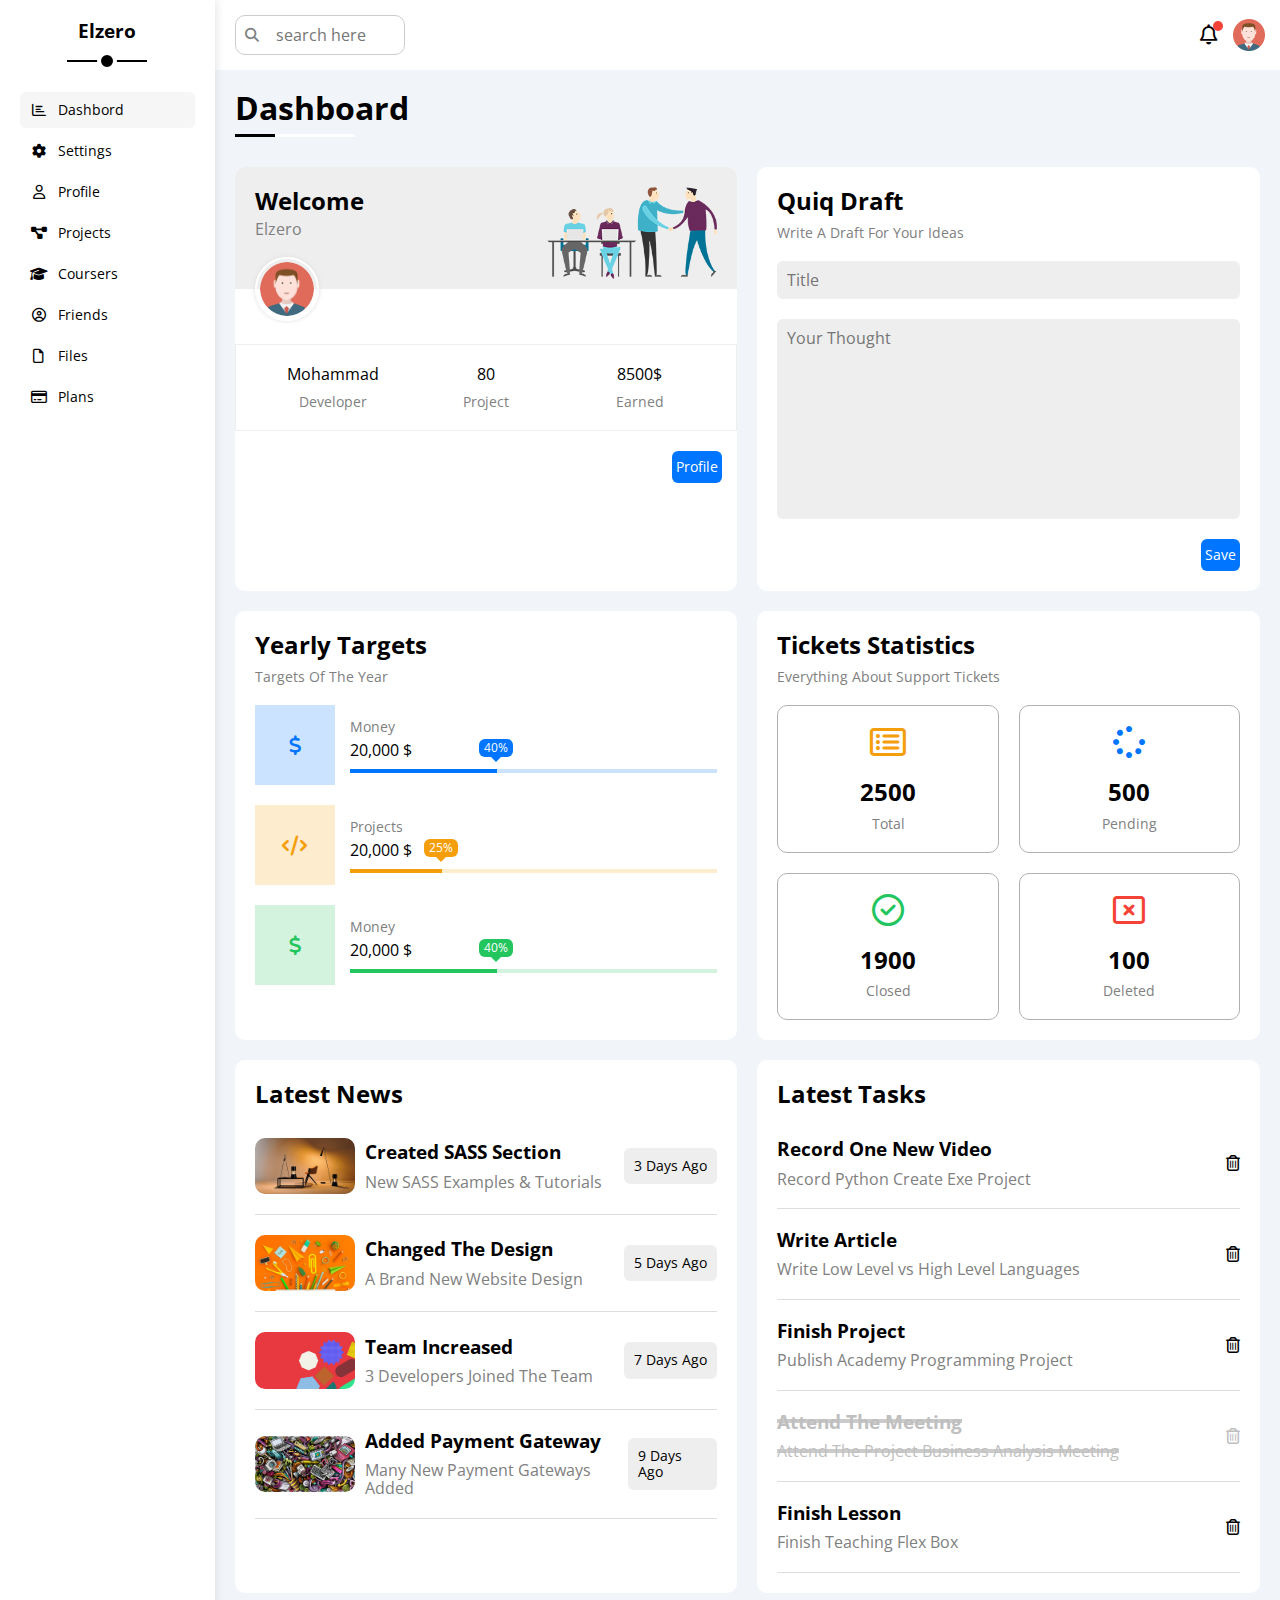
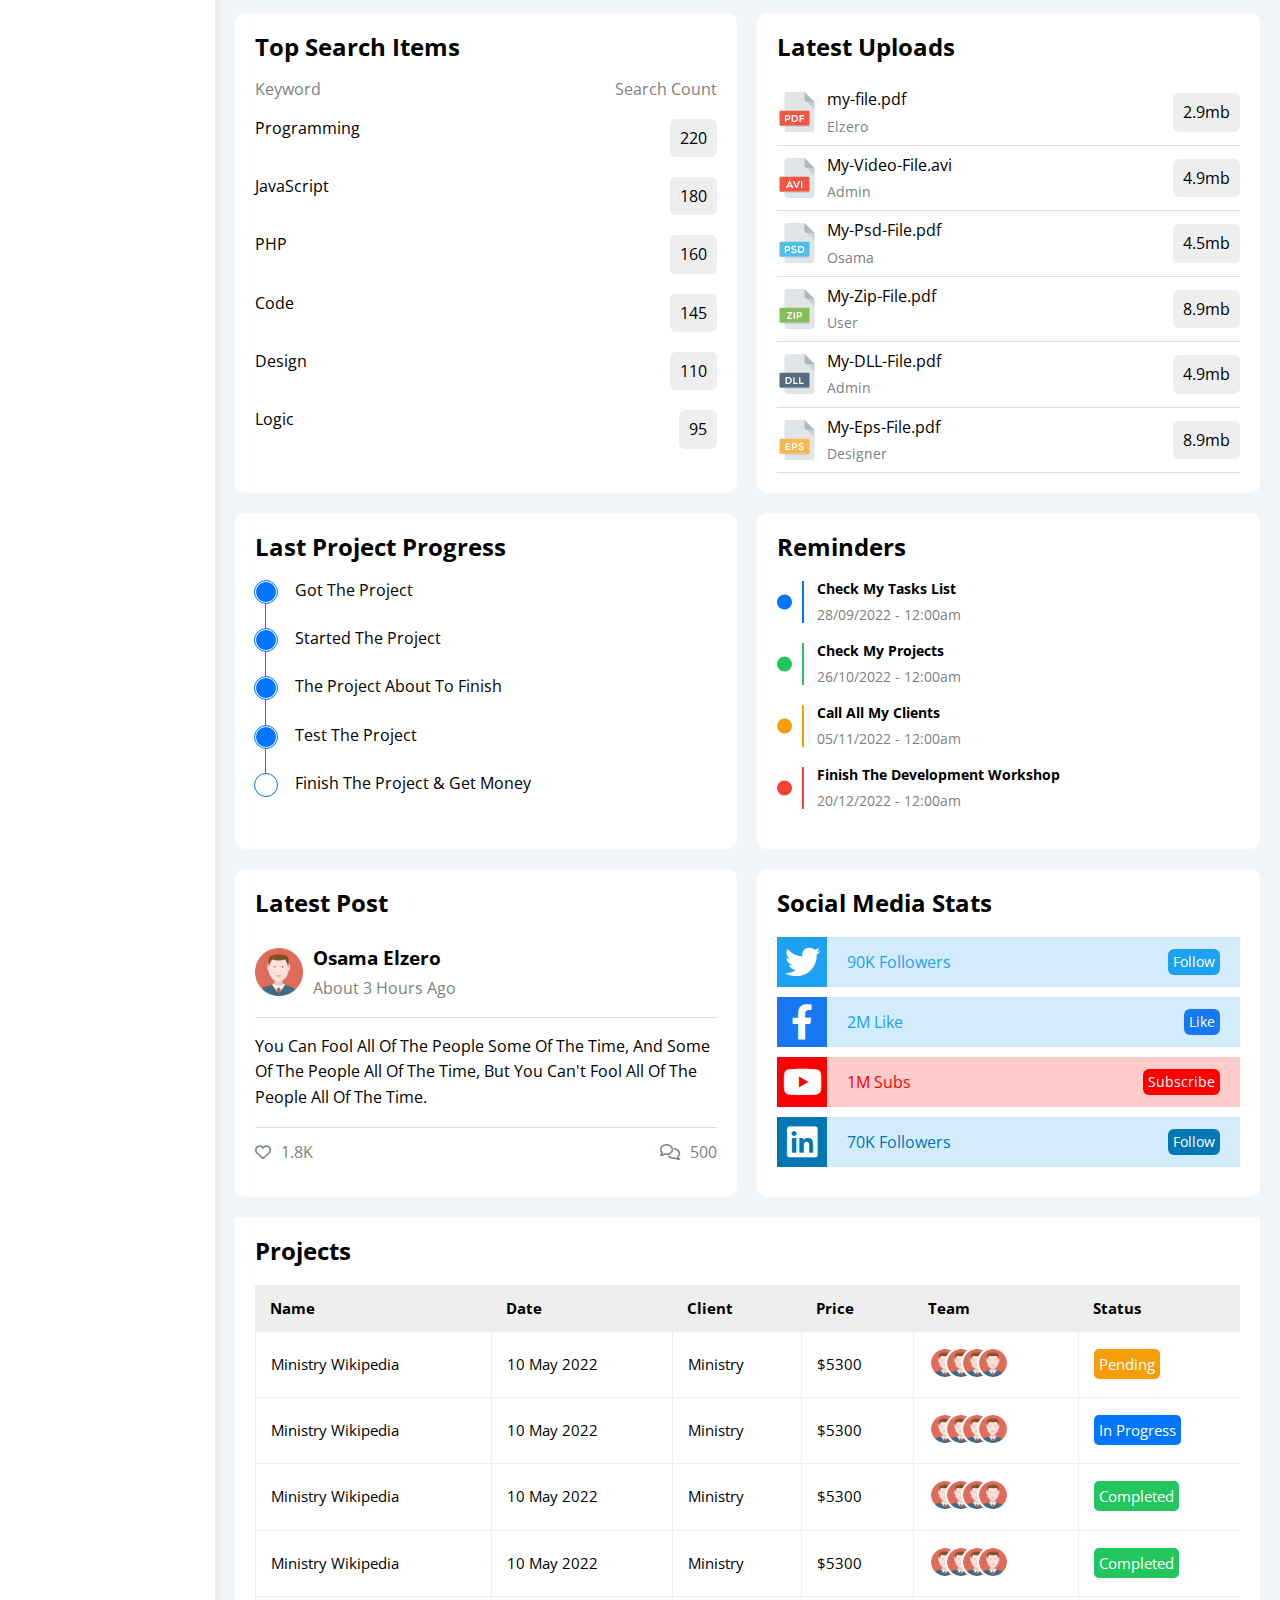
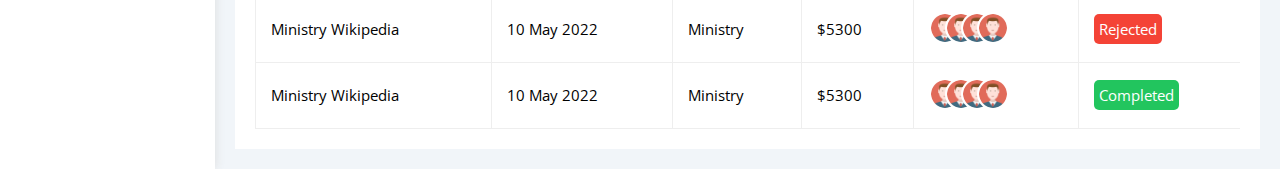
<file: index.html>
<!DOCTYPE html>
<html lang="en">
	<head>
		<meta charset="UTF-8"/>
		<meta name="author" content="Mohammad Shalati"/>
		<meta name="viewport" content="width=device-width, initial-scale=1.0"/>

		<title>Dashbord</title>

		<!-- main css file -->
		<link rel="stylesheet" href="css/main.css"/>

		<!-- normalize file -->
		<link rel="stylesheet" href="css/normalize.css"/>

		<!-- webfonts file -->
		<link rel="stylesheet" href="css/all.min.css"/>

		<!-- google fonts -->
		<link rel="preconnect" href="https://fonts.googleapis.com">
		<link rel="preconnect" href="https://fonts.gstatic.com" crossorigin>
		<link href="https://fonts.googleapis.com/css2?family=Open+Sans:wght@300;400;500;600;700;800&display=swap" rel="stylesheet">
	</head>
	<body>
		<div class="page d-flex">
			<div class="sidebar bg-white p-20 relative">
				<h3 class="relative txt-c mt-0 m-20">Elzero</h3>
				<ul>
					<li>
						<a class="active d-flex align-center fs-14 c-black rad-6 p-10" href="index.html">
							<i class="fa-regular fa-chart-bar fa-fw"></i>
							<span class="d-none-mobile">Dashbord</span>
						</a>
					</li>
					<li>
						<a class="d-flex align-center fs-14 c-black rad-6 p-10" href="settings.html">
							<i class="fa-solid fa-gear fa-fw"></i>
							<span class="d-none-mobile">Settings</span>
						</a>
					</li>
					<li>
						<a class="d-flex align-center fs-14 c-black rad-6 p-10" href="profile.html">
							<i class="fa-regular fa-user fa-fw"></i>
							<span class="d-none-mobile">Profile</span>
						</a>
					</li>
					<li>
						<a class="d-flex align-center fs-14 c-black rad-6 p-10" href="projects.html">
							<i class="fa-solid fa-diagram-project fa-fw"></i>
							<span class="d-none-mobile">Projects</span>
						</a>
					</li>
					<li>
						<a class="d-flex align-center fs-14 c-black rad-6 p-10" href="courses.html">
							<i class="fa-solid fa-graduation-cap fa-fw"></i>
							<span class="d-none-mobile">Coursers</span>
						</a>
					</li>
					<li>
						<a class="d-flex align-center fs-14 c-black rad-6 p-10" href="friends.html">
							<i class="fa-regular fa-circle-user fa-fw"></i>
							<span class="d-none-mobile">Friends</span>
						</a>
					</li>
					<li>
						<a class="d-flex align-center fs-14 c-black rad-6 p-10" href="files.html">
							<i class="fa-regular fa-file fa-fw"></i>
							<span class="d-none-mobile">Files</span>
						</a>
					</li>
					<li>
						<a class="d-flex align-center fs-14 c-black rad-6 p-10" href="plans.html">
							<i class="fa-regular fa-credit-card fa-fw"></i>
							<span class="d-none-mobile">Plans</span>
						</a>
					</li>
				</ul>
			</div>

			<!-- content -->
			<div class="content w-full">
				<!-- head -->
				<div class="head bg-white p-15 between-flex">
					<div class="search relative">
						<input type="search" placeholder="search here" class="p-10"/>
					</div>
					<div class="icons d-flex align-center">
						<span class="relative nofic">
							<i class="fa-regular fa-bell fa-lg"></i>
						</span>
						<img src="images/avatar.png" alt=""/>
					</div>
				</div>
				<h1 class="dashboard relative">Dashboard</h1>
				<div class="wrapper d-grid gap-20 d-block-mobile">
					<div class="welcome bg-white rad-10 txt-c-mobile d-block-mobile rad-10 mb-20-mobile">
						<div class="intro p-20 d-flex space-between bg-eee">
							<div>
								<h2>Welcome</h2>
								<p class="c-grey mt-5">Elzero</p>
							</div>
							<img src="images/welcome.png" alt="" class="d-none-mobile"/>
						</div>
						<img src="images/avatar.png" alt="" class="avatar"/>
						<div class="body txt-c d-flex p-20 mt-20 mb-20 d-block-mobile">
							<div>Mohammad<span class="d-block mt-10 c-grey fs-14">Developer</span></div>
							<div>80<span class="d-block mt-10 c-grey fs-14">Project</span></div>
							<div>8500$<span class="d-block mt-10 c-grey fs-14">Earned</span></div>
						</div>
						<a href="profile" class="profile d-block fs-14 rad-6 bg-blue c-white w-fit btn-shape">Profile</a>
					</div>


					<!--quiq draft -->
					<div class="draft p-20 bg-white rad-10 mb-20-mobile">
						<h2 class="mb-10">Quiq Draft</h2>
						<p class="mb-20 c-grey fs-14">Write A Draft For Your Ideas</p>
						<p></p>
						<form action="#" method="post">
							<input class="d-block mb-20 w-full p-10 b-none bg-eee rad-6"type="text" name="draft" placeholder="Title"/>
							<textarea class="d-block mb-20 w-full p-10 b-none bg-eee rad-6" placeholder="Your Thought"></textarea>
							<input class="d-block fs-14 bg-blue c-white w-fit btn-shape rad-6" type="submit" value="Save"/>
						</form>
					</div>

					<!-- targets -->
					<div class="targets p-20 bg-white rad-10 mb-20-mobile">
						<h2 class="mb-10">Yearly Targets</h2>
						<p class="mb-20 c-grey fs-14">Targets Of The Year</p>
						<div class="target-row mb-20 blue d-flex align-center">
							<div class="icon d-flex align-center center-flex">
								<i class="fa-solid fa-dollar-sign fa-lg c-blue"></i>
							</div>
							<div class="details">
								<span class="fs-14 c-grey">Money</span>
								<span class="d-block mt-5 mb-10 fw-bold">20,000 $</span>
								<div class="progress relative">
									<span style="width: 40%" class="bg-blue blue d-block">
										<span class="bg-blue">40%</span>
									</span>
								</div>
							</div>
						</div>
						<div class="target-row mb-20 orange d-flex align-center">
							<div class="icon d-flex align-center center-flex">
								<i class="fa-solid fa-code fa-lg c-orange"></i>
							</div>
							<div class="details">
								<span class="fs-14 c-grey">Projects</span>
								<span class="d-block mt-5 mb-10 fw-bold">20,000 $</span>
								<div class="progress relative">
									<span style="width: 25%" class="bg-orange orange d-block">
										<span class="bg-orange">25%</span>
									</span>
								</div>
							</div>
						</div>
						<div class="target-row mb-20 green d-flex align-center">
							<div class="icon d-flex align-center center-flex">
								<i class="fa-solid fa-dollar-sign fa-lg c-green"></i>
							</div>
							<div class="details">
								<span class="fs-14 c-grey">Money</span>
								<span class="d-block mt-5 mb-10 fw-bold">20,000 $</span>
								<div class="progress relative">
									<span style="width: 40%" class="bg-green green d-block">
										<span class="bg-green">40%</span>
									</span>
								</div>
							</div>
						</div>
					</div>

					<!-- statistics -->
					<div class="stats bg-white p-20 rad-10 mb-20-mobile d-block-mobile">
						<h2 class="mb-10">Tickets Statistics</h2>
						<p class="c-grey mb-20 fs-14">Everything About Support Tickets</p>
						<div class="stats-content d-grid gap-20">
							<div class="stat d-flex align-center p-20 rad-10">
								<i class="fa-regular fa-rectangle-list fa-2x mb-20 c-orange"></i>
								<h2 class="mb-10">2500</h2>
								<p class="c-grey fs-14">Total</p>
							</div>
							<div class="stat d-flex align-center p-20 rad-10">
								<i class="fa-solid fa-spinner fa-2x mb-20 c-blue"></i>
								<h2 class="mb-10">500</h2>
								<p class="c-grey fs-14">Pending</p>
							</div>
							<div class="stat d-flex align-center p-20 rad-10">
								<i class="fa-regular fa-circle-check fa-2x mb-20 c-green"></i>
								<h2 class="mb-10">1900</h2>
								<p class="c-grey fs-14">Closed</p>
							</div>
							<div class="stat d-flex align-center p-20 rad-10">
								<i class="fa-regular fa-rectangle-xmark fa-2x mb-20 c-red"></i>
								<h2 class="mb-10">100</h2>
								<p class="c-grey fs-14">Deleted</p>
							</div>
						</div>
					</div>

					<!-- latest news -->
					<div class="news p-20 bg-white rad-10 d-block-mobile mb-20-mobile">
						<h2 class="mb-10">Latest News</h2>
						<div class="new-row d-flex align-center relative column-mobile txt-c-mobile">
							<img src="images/news1.png" class="rad-10"/>
							<div class="details">
								<h3 class="mb-10">Created SASS Section</h3>
								<p class="c-grey">New SASS Examples & Tutorials</p>
							</div>
							<div class="date w-fit p-10 bg-eee rad-6 fs-14">3 Days Ago</div>
						</div>

						<div class="new-row d-flex align-center relative column-mobile txt-c-mobile">
							<img src="images/news2.png" class="rad-10"/>
							<div class="details">
								<h3 class="mb-10">Changed The Design</h3>
								<p class="c-grey">A Brand New Website Design</p>
							</div>
							<div class="date w-fit p-10 bg-eee rad-6 fs-14">5 Days Ago</div>
						</div>

						<div class="new-row d-flex align-center relative column-mobile txt-c-mobile">
							<img src="images/news3.png" class="rad-10"/>
							<div class="details">
								<h3 class="mb-10">Team Increased</h3>
								<p class="c-grey">3 Developers Joined The Team</p>
							</div>
							<div class="date w-fit p-10 bg-eee rad-6 fs-14">7 Days Ago</div>
						</div>

						<div class="new-row d-flex align-center relative column-mobile txt-c-mobile">
							<img src="images/news4.png" class="rad-10"/>
							<div class="details">
								<h3 class="mb-10">Added Payment Gateway</h3>
								<p class="c-grey">Many New Payment Gateways Added</p>
							</div>
							<div class="date w-fit p-10 bg-eee rad-6 fs-14">9 Days Ago</div>
						</div>
					</div>

					<!-- latest tasks -->
					<div class="tasks bg-white p-20 rad-10 d-block-mobile mb-20-mobile">
						<h2 class="mb-10">Latest Tasks</h2>
						<div class="task d-flex align-center space-between">
							<div class="text">
								<h3 class="mb-10">Record One New Video</h3>
								<p class="c-grey">Record Python Create Exe Project</p>
							</div>
							<i class="fa-regular fa-trash-can delete"></i>
						</div>
						<div class="task d-flex align-center space-between">
							<div class="text">
								<h3 class="mb-10">Write Article</h3>
								<p class="c-grey">Write Low Level vs High Level Languages</p>
							</div>
							<i class="fa-regular fa-trash-can delete"></i>
						</div>
						<div class="task d-flex align-center space-between">
							<div class="text">
								<h3 class="mb-10">Finish Project</h3>
								<p class="c-grey">Publish Academy Programming Project</p>
							</div>
							<i class="fa-regular fa-trash-can delete"></i>
						</div>
						<div class="task deleted d-flex align-center space-between">
							<div class="text">
								<h3 class="mb-10 relative w-fit">Attend The Meeting</h3>
								<p class="c-grey relative w-fit">Attend The Project Business Analysis Meeting</p>
							</div>
							<i class="fa-regular fa-trash-can delete"></i>
						</div>
						<div class="task d-flex align-center space-between">
							<div class="text">
								<h3 class="mb-10">Finish Lesson</h3>
								<p class="c-grey">Finish Teaching Flex Box</p>
							</div>
							<i class="fa-regular fa-trash-can delete"></i>
						</div>
					</div>

					<!-- search items -->
					<div class="search bg-white p-20 rad-10 d-block-mobile mb-20-mobile">
						<h2 class="mb-20">Top Search Items</h2>
						<div class="row d-flex space-between mb-20">
							<p class="c-grey">Keyword</p>
							<p class="c-grey">Search Count</p>
						</div>
						<div class="row d-flex space-between mb-20">
							<p>Programming</p>
							<p class="bg-eee p-10 rad-6">220</p>
						</div>
						<div class="row d-flex space-between mb-20">
							<p>JavaScript</p>
							<p class="bg-eee p-10 rad-6">180</p>
						</div>
						<div class="row d-flex space-between mb-20">
							<p>PHP</p>
							<p class="bg-eee p-10 rad-6">160</p>
						</div>
						<div class="row d-flex space-between mb-20">
							<p>Code</p>
							<p class="bg-eee p-10 rad-6">145</p>
						</div>
						<div class="row d-flex space-between mb-20">
							<p>Design</p>
							<p class="bg-eee p-10 rad-6">110</p>
						</div>
						<div class="row d-flex space-between mb-20">
							<p>Logic</p>
							<p class="bg-eee p-10 rad-6">95</p>
						</div>
					</div>

					<!-- uploads -->
					<div class="uploads bg-white rad-10 p-20 d-block-mobile mb-20-mobile">
						<h2 class="mb-20">Latest Uploads</h2>
						<div class="upload d-flex align-center">
							<img src="images/upload1.svg" alt=""/>
							<div class="details">
								<p class="mb-10">my-file.pdf</p>
								<p class="c-grey fs-14">Elzero</p>
							</div>
							<p class="size bg-eee p-10 rad-6">2.9mb</p>
						</div>
						<div class="upload d-flex align-center">
							<img src="images/upload2.svg" alt=""/>
							<div class="details">
								<p class="mb-10">My-Video-File.avi</p>
								<p class="c-grey fs-14">Admin</p>
							</div>
							<p class="size bg-eee p-10 rad-6">4.9mb</p>
						</div>
						<div class="upload d-flex align-center">
							<img src="images/upload3.svg" alt=""/>
							<div class="details">
								<p class="mb-10">My-Psd-File.pdf</p>
								<p class="c-grey fs-14">Osama</p>
							</div>
							<p class="size bg-eee p-10 rad-6">4.5mb</p>
						</div>
						<div class="upload d-flex align-center">
							<img src="images/upload4.svg" alt=""/>
							<div class="details">
								<p class="mb-10">My-Zip-File.pdf</p>
								<p class="c-grey fs-14">User</p>
							</div>
							<p class="size bg-eee p-10 rad-6">8.9mb</p>
						</div>
						<div class="upload d-flex align-center">
							<img src="images/upload5.svg" alt=""/>
							<div class="details">
								<p class="mb-10">My-DLL-File.pdf</p>
								<p class="c-grey fs-14">Admin</p>
							</div>
							<p class="size bg-eee p-10 rad-6">4.9mb</p>
						</div>
						<div class="upload d-flex align-center">
							<img src="images/upload6.svg" alt=""/>
							<div class="details">
								<p class="mb-10">My-Eps-File.pdf</p>
								<p class="c-grey fs-14">Designer</p>
							</div>
							<p class="size bg-eee p-10 rad-6">8.9mb</p>
						</div>
					</div>


					<!-- projects -->
					<div class="projects bg-white p-20  rad-10 d-block-mobile mb-20-mobile">
						<h2 class="mb-20">Last Project Progress</h2>
						<p class="mb-30 relative">Got The Project</p>
						<p class="mb-30 relative">Started The Project</p>
						<p class="mb-30 relative">The Project About To Finish</p>
						<p class="mb-30 relative">Test The Project</p>
						<p class="mb-30 relative">Finish The Project & Get Money</p>
					</div>

					<!-- reminders -->
					<div class="reminders bg-white p-20 rad-10 d-block-mobile mb-20-mobile">
						<h2 class="mb-20">Reminders</h2>
						<div class="reminder mb-20 relative">
							<h4 class="mb-10 fs-14">Check My Tasks List</h4>
							<p class="c-grey fs-14">28/09/2022 - 12:00am</p>
						</div>
						<div class="reminder mb-20 relative">
							<h4 class="mb-10 fs-14">Check My Projects</h4>
							<p class="c-grey fs-14">26/10/2022 - 12:00am</p>
						</div>
						<div class="reminder mb-20 relative">
							<h4 class="mb-10 fs-14">Call All My Clients</h4>
							<p class="c-grey fs-14">05/11/2022 - 12:00am</p>
						</div>
						<div class="reminder mb-20 relative">
							<h4 class="mb-10 fs-14">Finish The Development Workshop</h4>
							<p class="c-grey fs-14">20/12/2022 - 12:00am</p>
						</div>
					</div>


					<!-- post -->
					<div class="post bg-white rad-10 p-20 d-block-mobile mb-20-mobile">
						<h2 class="mb-20">Latest Post</h2>
						<div class="row1 d-flex mb-10 align-center">
							<img src="images/avatar.png" alt=""/>
							<div class="info">
								<h3 class="mb-10">Osama Elzero</h3>
								<p class="c-grey">About 3 Hours Ago</p>
							</div>
						</div>
						<div class="row2">
							<p>You Can Fool All Of The People Some Of The Time, And Some Of The People All Of The Time, But You Can't Fool All Of The People All Of The Time.</p>
						</div>
						<div class="row3 d-flex space-between align-center c-grey">
							<p>
								<i class="fa-regular fa-heart"></i>1.8K
							</p>
							<p>
								<i class="fa-regular fa-comments"></i>500
							</p>
						</div>
					</div>



					<!-- social stats -->
					<div class="social-stats bg-white rad-10 p-20 d-block-mobile mb-20-mobile">
						<h2 class="mb-20">Social Media Stats</h2>
						<div class="stat d-flex space-between align-center">
							<div class="info d-flex align-center">
								<i class="fa-brands fa-twitter fa-2x c-white d-flex align-center center-flex"></i>
								<p>90K Followers</p>
							</div>
							<a href="#" class="c-white rad-6 fs-14">Follow</a>
						</div>
						<div class="stat fb d-flex space-between align-center">
							<div class="info d-flex align-center">
								<i class="fa-brands fa-facebook-f fa-2x c-white d-flex align-center center-flex"></i>
								<p>2M Like</p>
							</div>
							<a href="#" class="c-white rad-6 fs-14">Like</a>
						</div>
						<div class="stat yt d-flex space-between align-center">
							<div class="info d-flex align-center">
								<i class="fa-brands fa-youtube fa-2x c-white align-center center-flex"></i>
								<p>1M Subs</p>
							</div>
							<a href="#" class="c-white rad-6 fs-14">Subscribe</a>
						</div>
						<div class="stat in d-flex space-between align-center">
							<div class="info d-flex align-center">
								<i class="fa-brands fa-linkedin fa-2x c-white h-full align-center center-flex"></i>
								<p>70K Followers</p>
							</div>
							<a href="#" class="c-white rad-6 fs-14">Follow</a>
						</div>
					</div>
				</div>
				<!-- projects table -->
				<div class="projects-t p-20 bg-white m-20">
					<h2 class="mb-20">Projects</h2>
					<div class="table">
						<table class="fs-15 w-full">
							<thead>
								<tr>
									<td>Name</td>
									<td>Date</td>
									<td>Client</td>
									<td>Price</td>
									<td>Team</td>
									<td>Status</td>
								</tr>
							</thead>

							<tbody>
								<tr>
									<td>Ministry Wikipedia</td>
									<td>10 May 2022</td>
									<td>Ministry</td>
									<td>$5300</td>
									<td>
										<img src="images/avatar.png"/>
										<img src="images/avatar.png"/>
										<img src="images/avatar.png"/>
										<img src="images/avatar.png"/>
									</td>
									<td>
										<span class="bg-orange c-white">Pending</span>
									</td>
								</tr>
								<tr>
									<td>Ministry Wikipedia</td>
									<td>10 May 2022</td>
									<td>Ministry</td>
									<td>$5300</td>
									<td>
										<img src="images/avatar.png"/>
										<img src="images/avatar.png"/>
										<img src="images/avatar.png"/>
										<img src="images/avatar.png"/>
									</td>
									<td>
										<span class="bg-blue c-white">In Progress</span>
									</td>
								</tr>
								<tr>
									<td>Ministry Wikipedia</td>
									<td>10 May 2022</td>
									<td>Ministry</td>
									<td>$5300</td>
									<td>
										<img src="images/avatar.png"/>
										<img src="images/avatar.png"/>
										<img src="images/avatar.png"/>
										<img src="images/avatar.png"/>
									</td>
									<td>
										<span class="bg-green c-white">Completed</span>
									</td>
								</tr>
								<tr>
									<td>Ministry Wikipedia</td>
									<td>10 May 2022</td>
									<td>Ministry</td>
									<td>$5300</td>
									<td>
										<img src="images/avatar.png"/>
										<img src="images/avatar.png"/>
										<img src="images/avatar.png"/>
										<img src="images/avatar.png"/>
									</td>
									<td>
										<span class="bg-green c-white">Completed</span>
									</td>
								</tr>
								<tr>
									<td>Ministry Wikipedia</td>
									<td>10 May 2022</td>
									<td>Ministry</td>
									<td>$5300</td>
									<td>
										<img src="images/avatar.png"/>
										<img src="images/avatar.png"/>
										<img src="images/avatar.png"/>
										<img src="images/avatar.png"/>
									</td>
									<td>
										<span class="bg-red c-white">Rejected</span>
									</td>
								</tr>
								<tr>
									<td>Ministry Wikipedia</td>
									<td>10 May 2022</td>
									<td>Ministry</td>
									<td>$5300</td>
									<td>
										<img src="images/avatar.png"/>
										<img src="images/avatar.png"/>
										<img src="images/avatar.png"/>
										<img src="images/avatar.png"/>
									</td>
									<td>
										<span class="bg-green c-white">Completed</span>
									</td>
								</tr>
							</tbody>
						</table>
					</div>
				</div>
			</div>
		</div>
	</body>
</html>
</file>
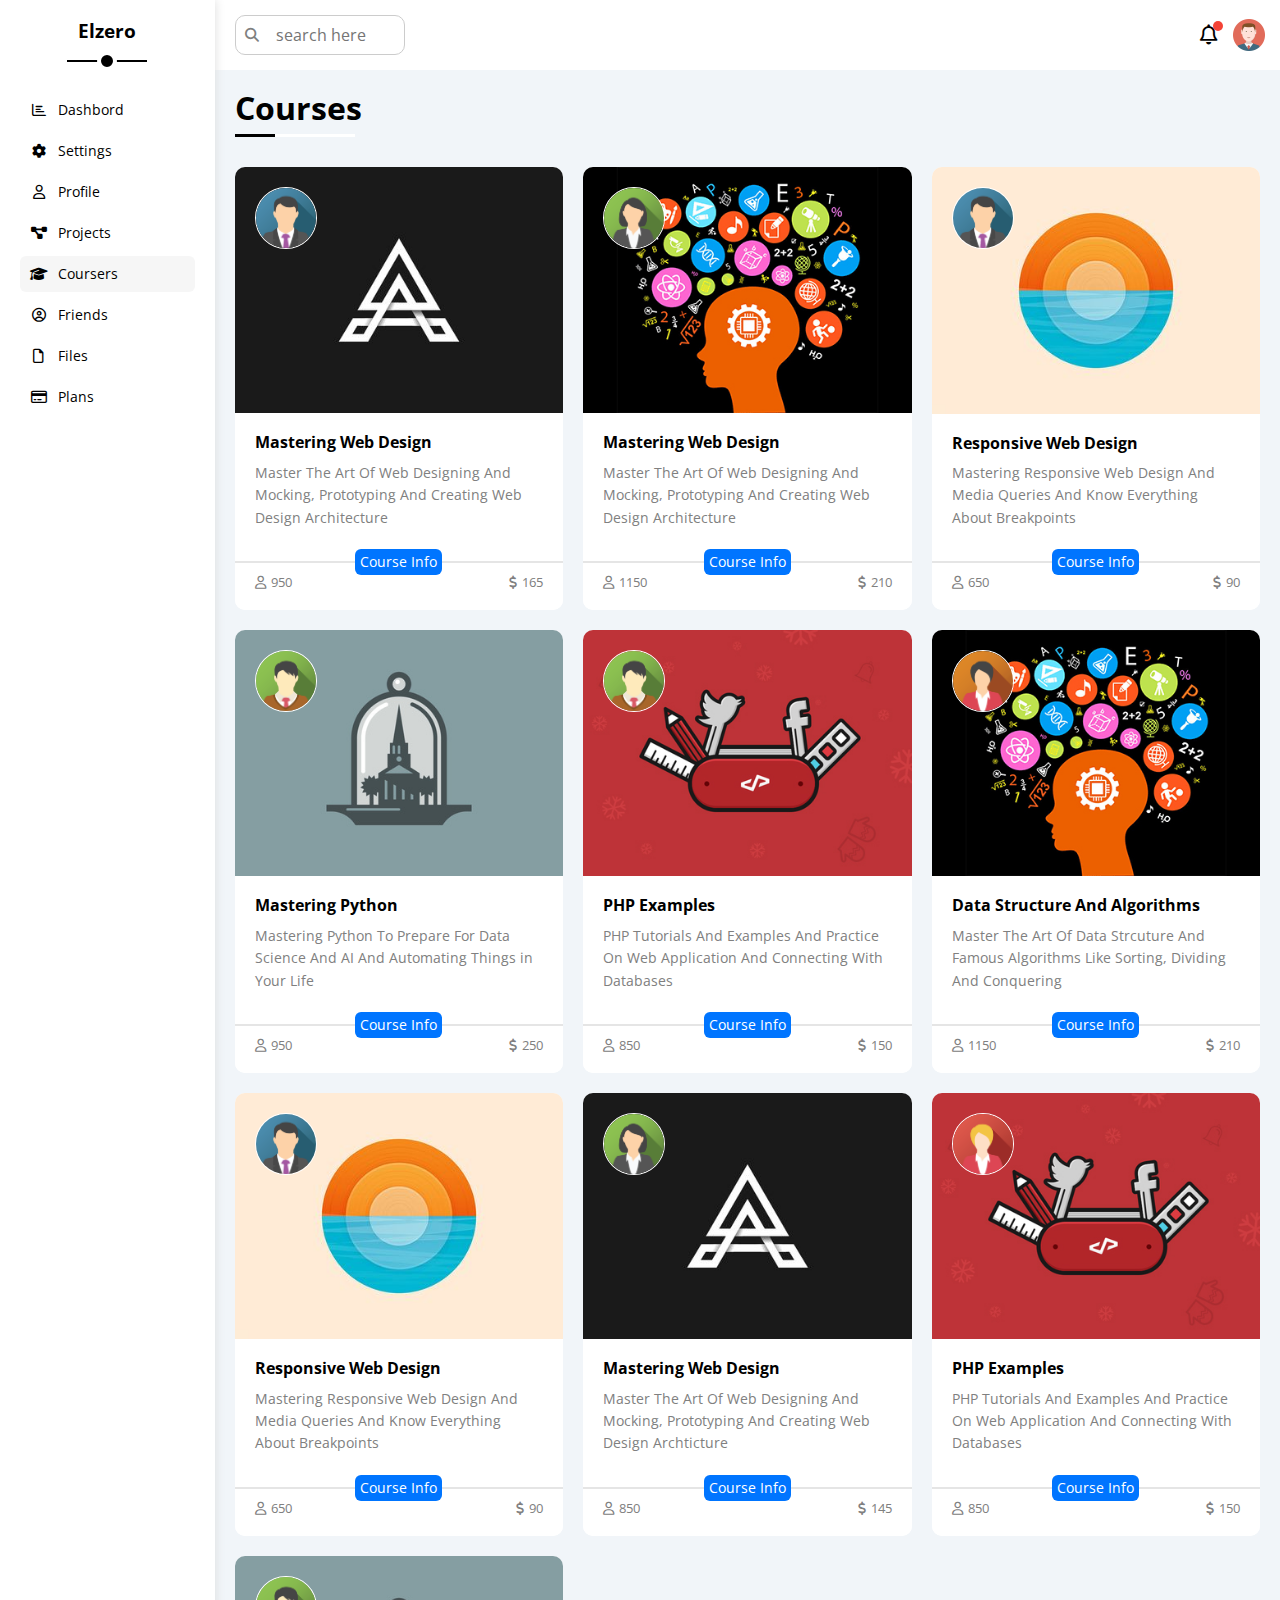
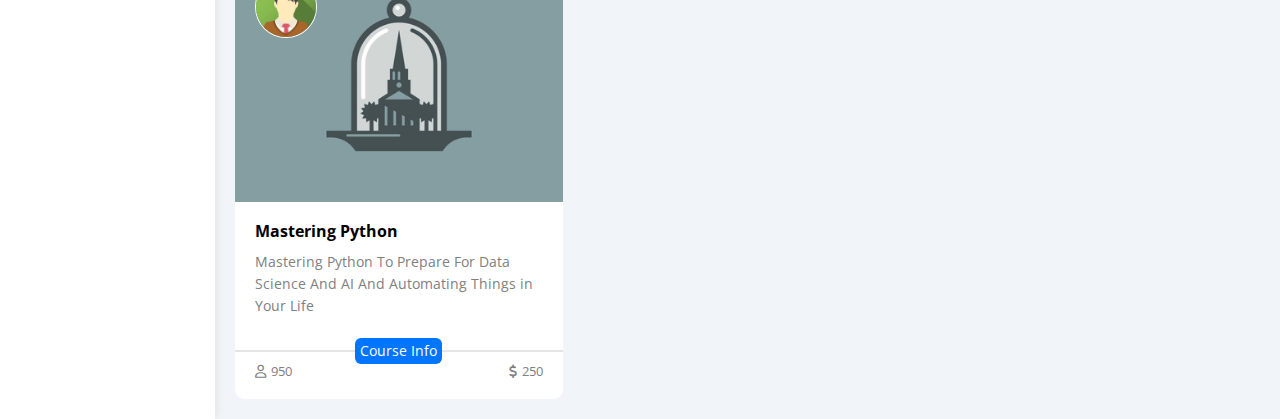
<file: courses.html>
<!DOCTYPE html>
<html lang="en">
	<head>
		<meta charset="UTF-8"/>
		<meta name="author" content="Mohammad Shalati"/>
		<meta name="viewport" content="width=device-width, initial-scale=1.0"/>

		<title>Courses</title>

		<!-- main css file -->
		<link rel="stylesheet" href="css/main.css"/>

		<!-- normalize file -->
		<link rel="stylesheet" href="css/normalize.css"/>

		<!-- webfonts file -->
		<link rel="stylesheet" href="css/all.min.css"/>

		<!-- google fonts -->
		<link rel="preconnect" href="https://fonts.googleapis.com">
		<link rel="preconnect" href="https://fonts.gstatic.com" crossorigin>
		<link href="https://fonts.googleapis.com/css2?family=Open+Sans:wght@300;400;500;600;700;800&display=swap" rel="stylesheet">
	</head>
	<body>
		<div class="page d-flex">
			<div class="sidebar bg-white p-20 relative">
				<h3 class="relative txt-c mt-0 m-20">Elzero</h3>
				<ul>
					<li>
						<a class="d-flex align-center fs-14 c-black rad-6 p-10" href="index.html">
							<i class="fa-regular fa-chart-bar fa-fw"></i>
							<span class="d-none-mobile">Dashbord</span>
						</a>
					</li>
					<li>
						<a class="d-flex align-center fs-14 c-black rad-6 p-10" href="settings.html">
							<i class="fa-solid fa-gear fa-fw"></i>
							<span class="d-none-mobile">Settings</span>
						</a>
					</li>
					<li>
						<a class="d-flex align-center fs-14 c-black rad-6 p-10" href="profile.html">
							<i class="fa-regular fa-user fa-fw"></i>
							<span class="d-none-mobile">Profile</span>
						</a>
					</li>
					<li>
						<a class="d-flex align-center fs-14 c-black rad-6 p-10" href="projects.html">
							<i class="fa-solid fa-diagram-project fa-fw"></i>
							<span class="d-none-mobile">Projects</span>
						</a>
					</li>
					<li>
						<a class="active d-flex align-center fs-14 c-black rad-6 p-10" href="courses.html">
							<i class="fa-solid fa-graduation-cap fa-fw"></i>
							<span class="d-none-mobile">Coursers</span>
						</a>
					</li>
					<li>
						<a class="d-flex align-center fs-14 c-black rad-6 p-10" href="friends.html">
							<i class="fa-regular fa-circle-user fa-fw"></i>
							<span class="d-none-mobile">Friends</span>
						</a>
					</li>
					<li>
						<a class="d-flex align-center fs-14 c-black rad-6 p-10" href="files.html">
							<i class="fa-regular fa-file fa-fw"></i>
							<span class="d-none-mobile">Files</span>
						</a>
					</li>
					<li>
						<a class="d-flex align-center fs-14 c-black rad-6 p-10" href="plans.html">
							<i class="fa-regular fa-credit-card fa-fw"></i>
							<span class="d-none-mobile">Plans</span>
						</a>
					</li>
				</ul>
			</div>

			<!-- content -->
			<div class="content w-full">
				<!-- head -->
				<div class="head bg-white p-15 between-flex">
					<div class="search relative">
						<input type="search" placeholder="search here" class="p-10"/>
					</div>
					<div class="icons d-flex align-center">
						<span class="relative nofic">
							<i class="fa-regular fa-bell fa-lg"></i>
						</span>
						<img src="images/avatar.png" alt=""/>
					</div>
				</div>
				<h1 class="dashboard relative">Courses</h1>
				<div class="courses-wrapper d-grid gap-20 m-20">
					<div class="bg-white d-flex rad-10 relative">
						<img src="images/team1.png" alt="" class="absolute"/>
						<img src="images/course1.jpg" alt="" class="w-full"/>
						<div class="content p-20 bg-white">
							<h4 class="mb-10">Mastering Web Design</h4>
							<p class="fs-14 c-grey mb-20">Master The Art Of Web Designing And Mocking, Prototyping And Creating Web Design Architecture</p>
							<div class="info d-flex w-full center-flex relative">
								<p class="c-white w-fit fs-14 p-5 bg-blue rad-6">Course Info</p>
							</div>
							<div class="d-flex space-between align-center">
								<p class="fs-13 c-grey">
									<i class="fa-regular fa-user"></i>950
								</p>
								<p class="fs-13 c-grey">
									<i class="fa-solid fa-dollar-sign"></i>165
								</p>
							</div>
						</div>
					</div>
					<div class="bg-white d-flex rad-10 relative">
						<img src="images/team2.png" alt="" class="absolute"/>
						<img src="images/course2.jpg" alt="" class="w-full"/>
						<div class="content p-20 bg-white">
							<h4 class="mb-10">Mastering Web Design</h4>
							<p class="fs-14 c-grey mb-20">Master The Art Of Web Designing And Mocking, Prototyping And Creating Web Design Architecture</p>
							<div class="info d-flex w-full center-flex relative">
								<p class="c-white w-fit fs-14 p-5 bg-blue rad-6">Course Info</p>
							</div>
							<div class="d-flex space-between align-center">
								<p class="fs-13 c-grey">
									<i class="fa-regular fa-user"></i>1150
								</p>
								<p class="fs-13 c-grey">
									<i class="fa-solid fa-dollar-sign"></i>210
								</p>
							</div>
						</div>
					</div>
					<div class="bg-white d-flex rad-10 relative">
						<img src="images/team1.png" alt="" class="absolute"/>
						<img src="images/course3.jpg" alt="" class="w-full"/>
						<div class="content p-20 bg-white">
							<h4 class="mb-10">Responsive Web Design</h4>
							<p class="fs-14 c-grey mb-20">Mastering Responsive Web Design And Media Queries And Know Everything About Breakpoints </p>
							<div class="info d-flex w-full center-flex relative">
								<p class="c-white w-fit fs-14 p-5 bg-blue rad-6">Course Info</p>
							</div>
							<div class="d-flex space-between align-center">
								<p class="fs-13 c-grey">
									<i class="fa-regular fa-user"></i>650
								</p>
								<p class="fs-13 c-grey">
									<i class="fa-solid fa-dollar-sign"></i>90
								</p>
							</div>
						</div>
					</div>
					<div class="bg-white d-flex rad-10 relative">
						<img src="images/team3.png" alt="" class="absolute"/>
						<img src="images/course4.jpg" alt="" class="w-full"/>
						<div class="content p-20 bg-white">
							<h4 class="mb-10">Mastering Python</h4>
							<p class="fs-14 c-grey mb-20">Mastering Python To Prepare For Data Science And AI And Automating Things in Your Life </p>
							<div class="info d-flex w-full center-flex relative">
								<p class="c-white w-fit fs-14 p-5 bg-blue rad-6">Course Info</p>
							</div>
							<div class="d-flex space-between align-center">
								<p class="fs-13 c-grey">
									<i class="fa-regular fa-user"></i>950
								</p>
								<p class="fs-13 c-grey">
									<i class="fa-solid fa-dollar-sign"></i>250
								</p>
							</div>
						</div>
					</div>
					<div class="bg-white d-flex rad-10 relative">
						<img src="images/team3.png" alt="" class="absolute"/>
						<img src="images/course5.jpg" alt="" class="w-full"/>
						<div class="content p-20 bg-white">
							<h4 class="mb-10">PHP Examples</h4>
							<p class="fs-14 c-grey mb-20">PHP Tutorials And Examples And Practice On Web Application And Connecting With Databases </p>
							<div class="info d-flex w-full center-flex relative">
								<p class="c-white w-fit fs-14 p-5 bg-blue rad-6">Course Info</p>
							</div>
							<div class="d-flex space-between align-center">
								<p class="fs-13 c-grey">
									<i class="fa-regular fa-user"></i>850
								</p>
								<p class="fs-13 c-grey">
									<i class="fa-solid fa-dollar-sign"></i>150
								</p>
							</div>
						</div>
					</div>
					<div class="bg-white d-flex rad-10 relative">
						<img src="images/team4.png" alt="" class="absolute"/>
						<img src="images/course2.jpg" alt="" class="w-full"/>
						<div class="content p-20 bg-white">
							<h4 class="mb-10">Data Structure And Algorithms</h4>
							<p class="fs-14 c-grey mb-20">Master The Art Of Data Strcuture And Famous Algorithms Like Sorting, Dividing And Conquering </p>
							<div class="info d-flex w-full center-flex relative">
								<p class="c-white w-fit fs-14 p-5 bg-blue rad-6">Course Info</p>
							</div>
							<div class="d-flex space-between align-center">
								<p class="fs-13 c-grey">
									<i class="fa-regular fa-user"></i>1150
								</p>
								<p class="fs-13 c-grey">
									<i class="fa-solid fa-dollar-sign"></i>210
								</p>
							</div>
						</div>
					</div>
					<div class="bg-white d-flex rad-10 relative">
						<img src="images/team1.png" alt="" class="absolute"/>
						<img src="images/course3.jpg" alt="" class="w-full"/>
						<div class="content p-20 bg-white">
							<h4 class="mb-10">Responsive Web Design</h4>
							<p class="fs-14 c-grey mb-20">Mastering Responsive Web Design And Media Queries And Know Everything About Breakpoints </p>
							<div class="info d-flex w-full center-flex relative">
								<p class="c-white w-fit fs-14 p-5 bg-blue rad-6">Course Info</p>
							</div>
							<div class="d-flex space-between align-center">
								<p class="fs-13 c-grey">
									<i class="fa-regular fa-user"></i>650
								</p>
								<p class="fs-13 c-grey">
									<i class="fa-solid fa-dollar-sign"></i>90
								</p>
							</div>
						</div>
					</div>
					<div class="bg-white d-flex rad-10 relative">
						<img src="images/team2.png" alt="" class="absolute"/>
						<img src="images/course1.jpg" alt="" class="w-full"/>
						<div class="content p-20 bg-white">
							<h4 class="mb-10">Mastering Web Design</h4>
							<p class="fs-14 c-grey mb-20">Master The Art Of Web Designing And Mocking, Prototyping And Creating Web Design Archticture </p>
							<div class="info d-flex w-full center-flex relative">
								<p class="c-white w-fit fs-14 p-5 bg-blue rad-6">Course Info</p>
							</div>
							<div class="d-flex space-between align-center">
								<p class="fs-13 c-grey">
									<i class="fa-regular fa-user"></i>850
								</p>
								<p class="fs-13 c-grey">
									<i class="fa-solid fa-dollar-sign"></i>145
								</p>
							</div>
						</div>
					</div>
					<div class="bg-white d-flex rad-10 relative">
						<img src="images/team5.png" alt="" class="absolute"/>
						<img src="images/course5.jpg" alt="" class="w-full"/>
						<div class="content p-20 bg-white">
							<h4 class="mb-10">PHP Examples</h4>
							<p class="fs-14 c-grey mb-20">PHP Tutorials And Examples And Practice On Web Application And Connecting With Databases </p>
							<div class="info d-flex w-full center-flex relative">
								<p class="c-white w-fit fs-14 p-5 bg-blue rad-6">Course Info</p>
							</div>
							<div class="d-flex space-between align-center">
								<p class="fs-13 c-grey">
									<i class="fa-regular fa-user"></i>850
								</p>
								<p class="fs-13 c-grey">
									<i class="fa-solid fa-dollar-sign"></i>150
								</p>
							</div>
						</div>
					</div>
					<div class="bg-white d-flex rad-10 relative">
						<img src="images/team3.png" alt="" class="absolute"/>
						<img src="images/course4.jpg" alt="" class="w-full"/>
						<div class="content p-20 bg-white">
							<h4 class="mb-10">Mastering Python</h4>
							<p class="fs-14 c-grey mb-20">Mastering Python To Prepare For Data Science And AI And Automating Things in Your Life</p>
							<div class="info d-flex w-full center-flex relative">
								<p class="c-white w-fit fs-14 p-5 bg-blue rad-6">Course Info</p>
							</div>
							<div class="d-flex space-between align-center">
								<p class="fs-13 c-grey">
									<i class="fa-regular fa-user"></i>950
								</p>
								<p class="fs-13 c-grey">
									<i class="fa-solid fa-dollar-sign"></i>250
								</p>
							</div>
						</div>
					</div>
				</div>
			</div>
		</div>
	</body>
</html>
</file>
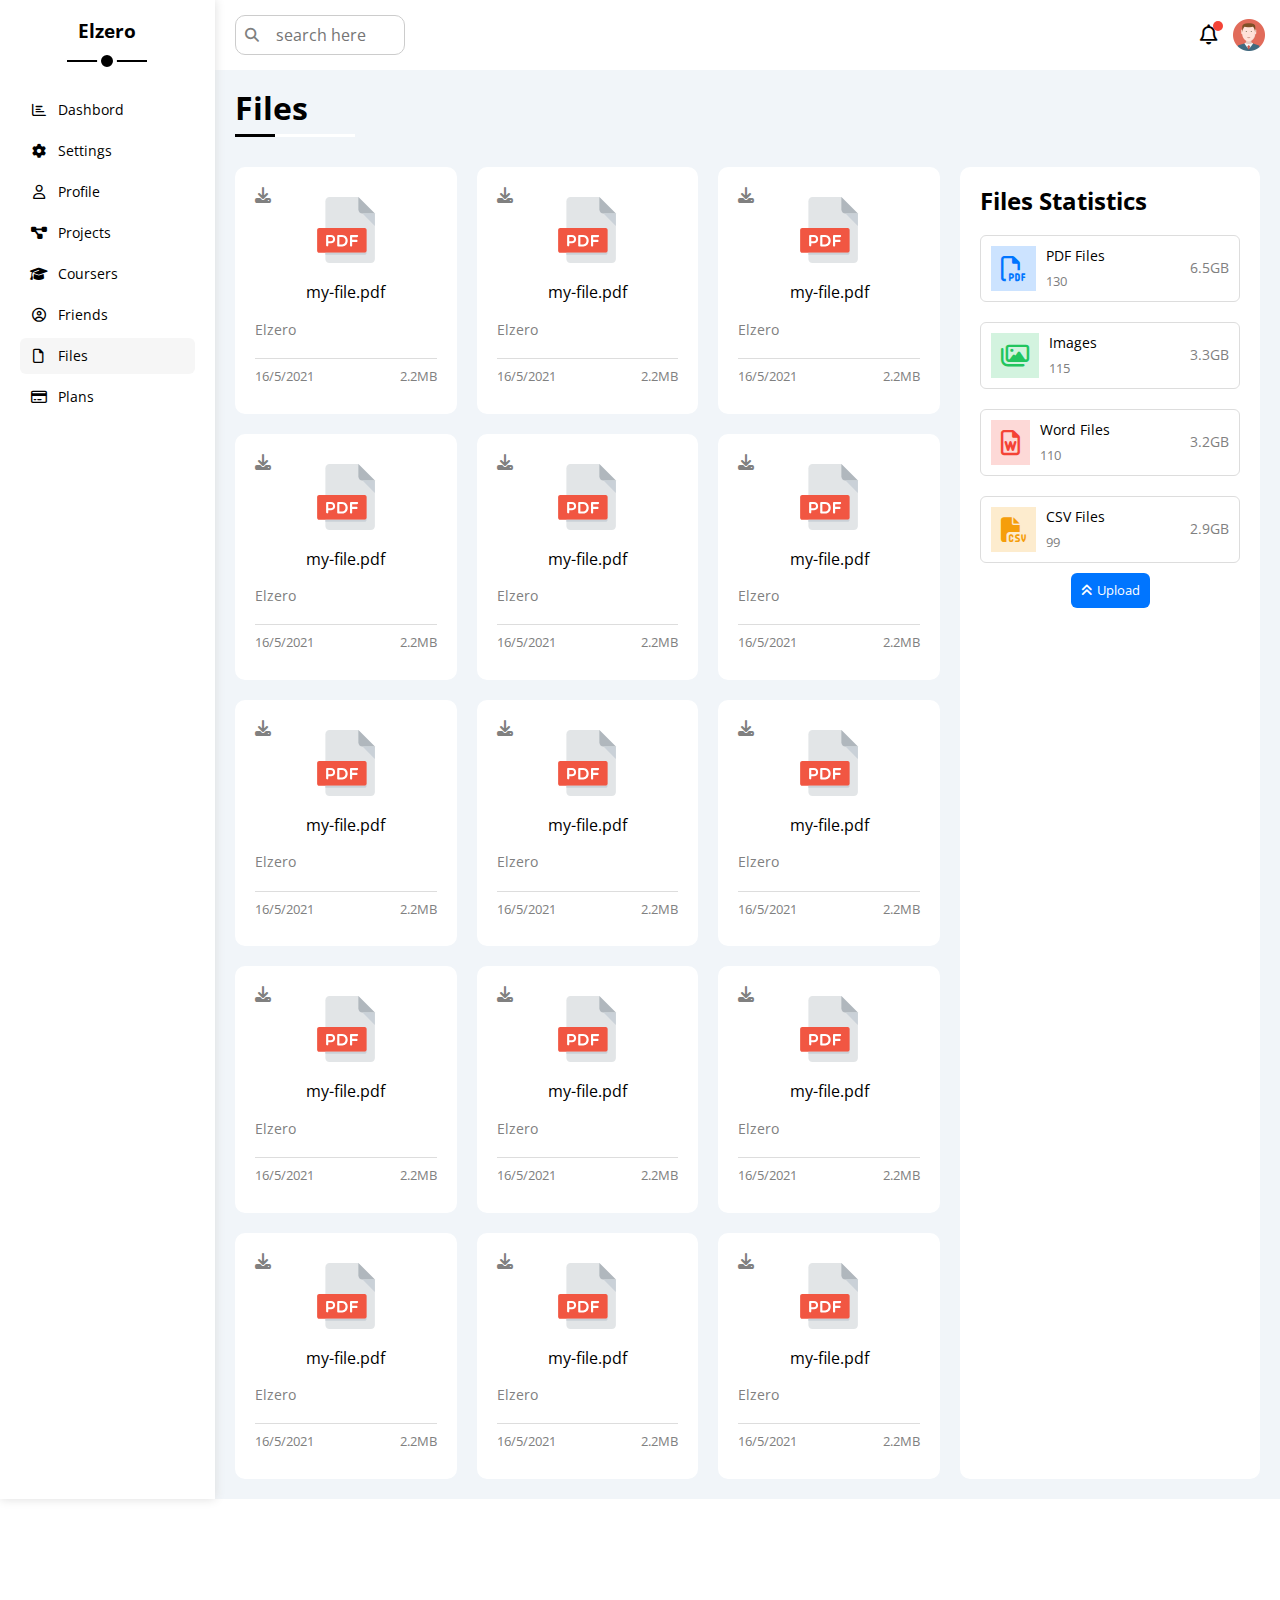
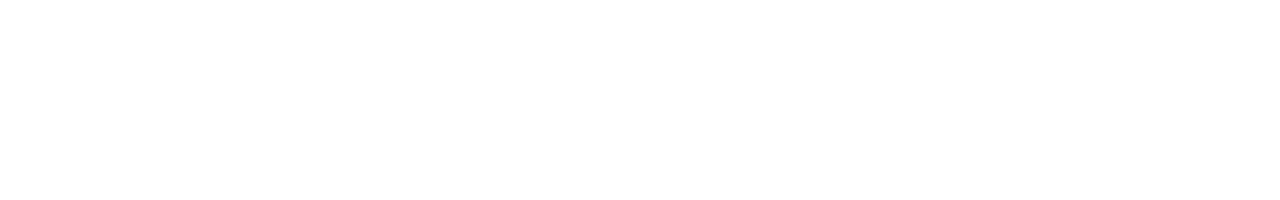
<file: files.html>
<!DOCTYPE html>
<html lang="en">
	<head>
		<meta charset="UTF-8"/>
		<meta name="author" content="Mohammad Shalati"/>
		<meta name="viewport" content="width=device-width, initial-scale=1.0"/>

		<title>Files</title>

		<!-- main css file -->
		<link rel="stylesheet" href="css/main.css"/>

		<!-- normalize file -->
		<link rel="stylesheet" href="css/normalize.css"/>

		<!-- webfonts file -->
		<link rel="stylesheet" href="css/all.min.css"/>

		<!-- google fonts -->
		<link rel="preconnect" href="https://fonts.googleapis.com">
		<link rel="preconnect" href="https://fonts.gstatic.com" crossorigin>
		<link href="https://fonts.googleapis.com/css2?family=Open+Sans:wght@300;400;500;600;700;800&display=swap" rel="stylesheet">
	</head>
	<body>
		<div class="page d-flex">
			<div class="sidebar bg-white p-20 relative">
				<h3 class="relative txt-c mt-0 m-20">Elzero</h3>
				<ul>
					<li>
						<a class="d-flex align-center fs-14 c-black rad-6 p-10" href="index.html">
							<i class="fa-regular fa-chart-bar fa-fw"></i>
							<span class="d-none-mobile">Dashbord</span>
						</a>
					</li>
					<li>
						<a class="d-flex align-center fs-14 c-black rad-6 p-10" href="settings.html">
							<i class="fa-solid fa-gear fa-fw"></i>
							<span class="d-none-mobile">Settings</span>
						</a>
					</li>
					<li>
						<a class="d-flex align-center fs-14 c-black rad-6 p-10" href="profile.html">
							<i class="fa-regular fa-user fa-fw"></i>
							<span class="d-none-mobile">Profile</span>
						</a>
					</li>
					<li>
						<a class="d-flex align-center fs-14 c-black rad-6 p-10" href="projects.html">
							<i class="fa-solid fa-diagram-project fa-fw"></i>
							<span class="d-none-mobile">Projects</span>
						</a>
					</li>
					<li>
						<a class="d-flex align-center fs-14 c-black rad-6 p-10" href="courses.html">
							<i class="fa-solid fa-graduation-cap fa-fw"></i>
							<span class="d-none-mobile">Coursers</span>
						</a>
					</li>
					<li>
						<a class="d-flex align-center fs-14 c-black rad-6 p-10" href="friends.html">
							<i class="fa-regular fa-circle-user fa-fw"></i>
							<span class="d-none-mobile">Friends</span>
						</a>
					</li>
					<li>
						<a class="active d-flex align-center fs-14 c-black rad-6 p-10" href="files.html">
							<i class="fa-regular fa-file fa-fw"></i>
							<span class="d-none-mobile">Files</span>
						</a>
					</li>
					<li>
						<a class="d-flex align-center fs-14 c-black rad-6 p-10" href="plans.html">
							<i class="fa-regular fa-credit-card fa-fw"></i>
							<span class="d-none-mobile">Plans</span>
						</a>
					</li>
				</ul>
			</div>

			<!-- content -->
			<div class="content w-full">
				<!-- head -->
				<div class="head bg-white p-15 between-flex">
					<div class="search relative">
						<input type="search" placeholder="search here" class="p-10"/>
					</div>
					<div class="icons d-flex align-center">
						<span class="relative nofic">
							<i class="fa-regular fa-bell fa-lg"></i>
						</span>
						<img src="images/avatar.png" alt=""/>
					</div>
				</div>
				<h1 class="dashboard relative">Files</h1>
				<div class="files d-flex m-20 gap-20">
					<div class="files-wrapper d-grid gap-20">
						<div class="bg-white p-20 rad-10 relative">
							<i class="fa-solid fa-download c-grey absolute"></i>
							<div class="row1 w-full d-flex align-center">
								<img class="mb-20" src="images/pdf.svg"/>
								<p class="mb-20">my-file.pdf</p>
							</div>
							<div class="row2 c-grey fs-14">Elzero</div>
							<div class="row3 d-flex space-between align-c">
								<p class="c-grey fs-13">16/5/2021</p>
								<p class="c-grey fs-13">2.2MB</p>
							</div>
						</div>
						<div class="bg-white p-20 rad-10 relative">
							<i class="fa-solid fa-download c-grey absolute"></i>
							<div class="row1 w-full d-flex align-center">
								<img class="mb-20" src="images/pdf.svg"/>
								<p class="mb-20">my-file.pdf</p>
							</div>
							<div class="row2 c-grey fs-14">Elzero</div>
							<div class="row3 d-flex space-between align-c">
								<p class="c-grey fs-13">16/5/2021</p>
								<p class="c-grey fs-13">2.2MB</p>
							</div>
						</div>
						<div class="bg-white p-20 rad-10 relative">
							<i class="fa-solid fa-download c-grey absolute"></i>
							<div class="row1 w-full d-flex align-center">
								<img class="mb-20" src="images/pdf.svg"/>
								<p class="mb-20">my-file.pdf</p>
							</div>
							<div class="row2 c-grey fs-14">Elzero</div>
							<div class="row3 d-flex space-between align-c">
								<p class="c-grey fs-13">16/5/2021</p>
								<p class="c-grey fs-13">2.2MB</p>
							</div>
						</div>
						<div class="bg-white p-20 rad-10 relative">
							<i class="fa-solid fa-download c-grey absolute"></i>
							<div class="row1 w-full d-flex align-center">
								<img class="mb-20" src="images/pdf.svg"/>
								<p class="mb-20">my-file.pdf</p>
							</div>
							<div class="row2 c-grey fs-14">Elzero</div>
							<div class="row3 d-flex space-between align-c">
								<p class="c-grey fs-13">16/5/2021</p>
								<p class="c-grey fs-13">2.2MB</p>
							</div>
						</div>
						<div class="bg-white p-20 rad-10 relative">
							<i class="fa-solid fa-download c-grey absolute"></i>
							<div class="row1 w-full d-flex align-center">
								<img class="mb-20" src="images/pdf.svg"/>
								<p class="mb-20">my-file.pdf</p>
							</div>
							<div class="row2 c-grey fs-14">Elzero</div>
							<div class="row3 d-flex space-between align-c">
								<p class="c-grey fs-13">16/5/2021</p>
								<p class="c-grey fs-13">2.2MB</p>
							</div>
						</div>
						<div class="bg-white p-20 rad-10 relative">
							<i class="fa-solid fa-download c-grey absolute"></i>
							<div class="row1 w-full d-flex align-center">
								<img class="mb-20" src="images/pdf.svg"/>
								<p class="mb-20">my-file.pdf</p>
							</div>
							<div class="row2 c-grey fs-14">Elzero</div>
							<div class="row3 d-flex space-between align-c">
								<p class="c-grey fs-13">16/5/2021</p>
								<p class="c-grey fs-13">2.2MB</p>
							</div>
						</div>
						<div class="bg-white p-20 rad-10 relative">
							<i class="fa-solid fa-download c-grey absolute"></i>
							<div class="row1 w-full d-flex align-center">
								<img class="mb-20" src="images/pdf.svg"/>
								<p class="mb-20">my-file.pdf</p>
							</div>
							<div class="row2 c-grey fs-14">Elzero</div>
							<div class="row3 d-flex space-between align-c">
								<p class="c-grey fs-13">16/5/2021</p>
								<p class="c-grey fs-13">2.2MB</p>
							</div>
						</div>
						<div class="bg-white p-20 rad-10 relative">
							<i class="fa-solid fa-download c-grey absolute"></i>
							<div class="row1 w-full d-flex align-center">
								<img class="mb-20" src="images/pdf.svg"/>
								<p class="mb-20">my-file.pdf</p>
							</div>
							<div class="row2 c-grey fs-14">Elzero</div>
							<div class="row3 d-flex space-between align-c">
								<p class="c-grey fs-13">16/5/2021</p>
								<p class="c-grey fs-13">2.2MB</p>
							</div>
						</div>
						<div class="bg-white p-20 rad-10 relative">
							<i class="fa-solid fa-download c-grey absolute"></i>
							<div class="row1 w-full d-flex align-center">
								<img class="mb-20" src="images/pdf.svg"/>
								<p class="mb-20">my-file.pdf</p>
							</div>
							<div class="row2 c-grey fs-14">Elzero</div>
							<div class="row3 d-flex space-between align-c">
								<p class="c-grey fs-13">16/5/2021</p>
								<p class="c-grey fs-13">2.2MB</p>
							</div>
						</div>
						<div class="bg-white p-20 rad-10 relative">
							<i class="fa-solid fa-download c-grey absolute"></i>
							<div class="row1 w-full d-flex align-center">
								<img class="mb-20" src="images/pdf.svg"/>
								<p class="mb-20">my-file.pdf</p>
							</div>
							<div class="row2 c-grey fs-14">Elzero</div>
							<div class="row3 d-flex space-between align-c">
								<p class="c-grey fs-13">16/5/2021</p>
								<p class="c-grey fs-13">2.2MB</p>
							</div>
						</div>
						<div class="bg-white p-20 rad-10 relative">
							<i class="fa-solid fa-download c-grey absolute"></i>
							<div class="row1 w-full d-flex align-center">
								<img class="mb-20" src="images/pdf.svg"/>
								<p class="mb-20">my-file.pdf</p>
							</div>
							<div class="row2 c-grey fs-14">Elzero</div>
							<div class="row3 d-flex space-between align-c">
								<p class="c-grey fs-13">16/5/2021</p>
								<p class="c-grey fs-13">2.2MB</p>
							</div>
						</div>
						<div class="bg-white p-20 rad-10 relative">
							<i class="fa-solid fa-download c-grey absolute"></i>
							<div class="row1 w-full d-flex align-center">
								<img class="mb-20" src="images/pdf.svg"/>
								<p class="mb-20">my-file.pdf</p>
							</div>
							<div class="row2 c-grey fs-14">Elzero</div>
							<div class="row3 d-flex space-between align-c">
								<p class="c-grey fs-13">16/5/2021</p>
								<p class="c-grey fs-13">2.2MB</p>
							</div>
						</div><div class="bg-white p-20 rad-10 relative">
							<i class="fa-solid fa-download c-grey absolute"></i>
							<div class="row1 w-full d-flex align-center">
								<img class="mb-20" src="images/pdf.svg"/>
								<p class="mb-20">my-file.pdf</p>
							</div>
							<div class="row2 c-grey fs-14">Elzero</div>
							<div class="row3 d-flex space-between align-c">
								<p class="c-grey fs-13">16/5/2021</p>
								<p class="c-grey fs-13">2.2MB</p>
							</div>
						</div>
						<div class="bg-white p-20 rad-10 relative">
							<i class="fa-solid fa-download c-grey absolute"></i>
							<div class="row1 w-full d-flex align-center">
								<img class="mb-20" src="images/pdf.svg"/>
								<p class="mb-20">my-file.pdf</p>
							</div>
							<div class="row2 c-grey fs-14">Elzero</div>
							<div class="row3 d-flex space-between align-c">
								<p class="c-grey fs-13">16/5/2021</p>
								<p class="c-grey fs-13">2.2MB</p>
							</div>
						</div>
						<div class="bg-white p-20 rad-10 relative">
							<i class="fa-solid fa-download c-grey absolute"></i>
							<div class="row1 w-full d-flex align-center">
								<img class="mb-20" src="images/pdf.svg"/>
								<p class="mb-20">my-file.pdf</p>
							</div>
							<div class="row2 c-grey fs-14">Elzero</div>
							<div class="row3 d-flex space-between align-c">
								<p class="c-grey fs-13">16/5/2021</p>
								<p class="c-grey fs-13">2.2MB</p>
							</div>
						</div>
					</div>
					<div class="files-stats bg-white p-20 rad-10">
						<h2 class="mb-20">Files Statistics</h2>
						<div class="stat stat1 mb-20 d-flex rad-6 p-10 space-between align-center">
							<div class="side-a d-flex align-center">
								<i class="fa-regular fa-file-pdf fa-lg c-blue"></i>
								<div class="text">
									<p class="fs-14">PDF Files</p>
									<p class="fs-13 c-grey">130</p>
								</div>
							</div>
							<div class="side-b">
								<p class="c-grey fs-14">6.5GB</p>
							</div>
						</div>
						<div class="stat stat2 mb-20 d-flex rad-6 p-10 space-between align-center">
							<div class="side-a d-flex align-center">
								<i class="fa-regular fa-images fa-lg c-green"></i>
								<div class="text">
									<p class="fs-14">Images</p>
									<p class="fs-13 c-grey">115</p>
								</div>
							</div>
							<div class="side-b">
								<p class="c-grey fs-14">3.3GB</p>
							</div>
						</div>
						<div class="stat stat3 mb-20 d-flex rad-6 p-10 space-between align-center">
							<div class="side-a d-flex align-center">
								<i class="fa-regular fa-file-word fa-lg c-red"></i>
								<div class="text">
									<p class="fs-14">Word Files</p>
									<p class="fs-13 c-grey">110</p>
								</div>
							</div>
							<div class="side-b">
								<p class="c-grey fs-14">3.2GB</p>
							</div>
						</div>
						<div class="stat stat4 d-flex rad-6 p-10 space-between align-center">
							<div class="side-a d-flex align-center">
								<i class="fa-solid fa-file-csv fa-lg c-orange"></i>
								<div class="text">
									<p class="fs-14">CSV Files</p>
									<p class="fs-13 c-grey">99</p>
								</div>
							</div>
							<div class="side-b">
								<p class="c-grey fs-14">2.9GB</p>
							</div>
						</div>
						<div class="upload d-flex center-flex">
							<p class="bg-blue p-10 rad-6 c-white fs-13">
								<i class="fa-solid fa-angles-up mr-10 fs-13"></i>Upload
							</p>
						</div>
					</div>
				</div>
			</div>
		</div>
	</body>
</html>
</file>
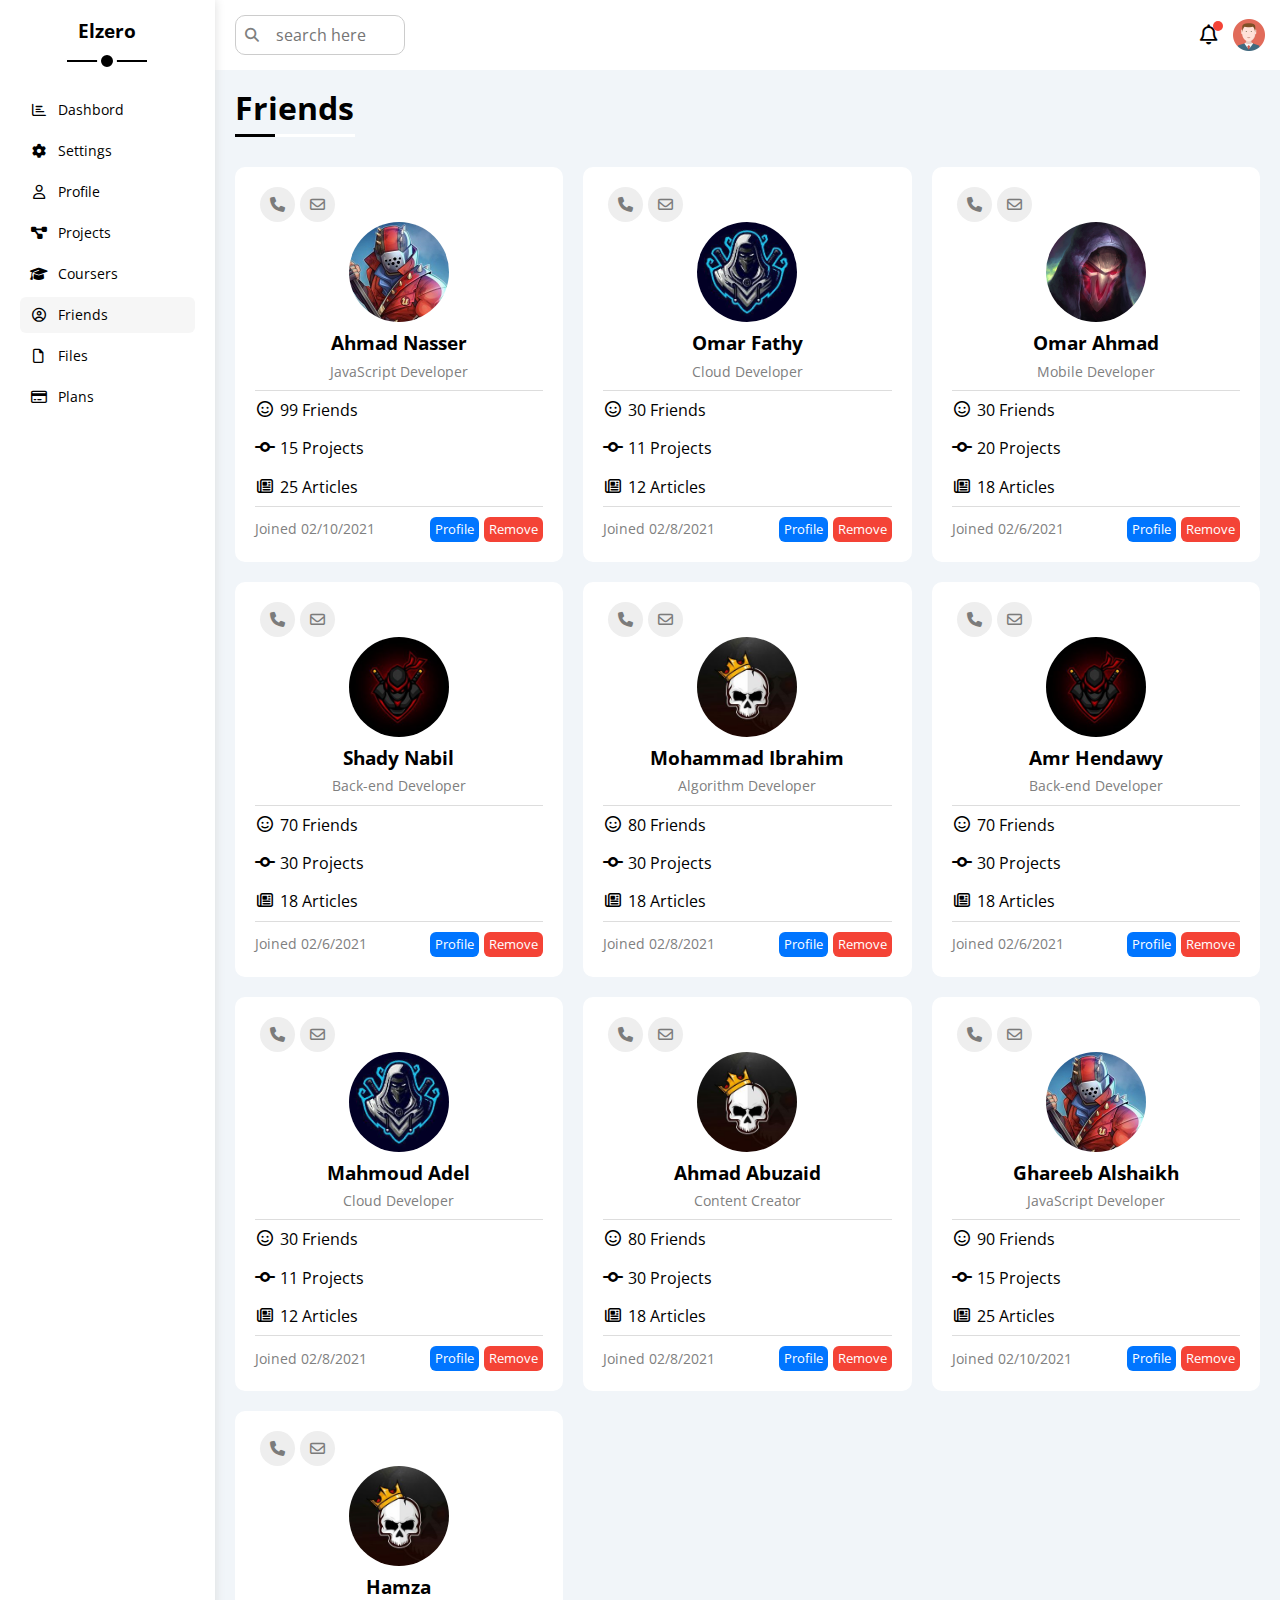
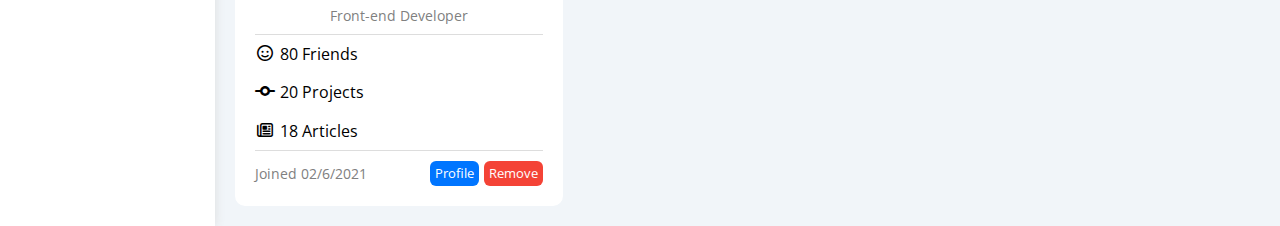
<file: friends.html>
<!DOCTYPE html>
<html lang="en">
	<head>
		<meta charset="UTF-8"/>
		<meta name="author" content="Mohammad Shalati"/>
		<meta name="viewport" content="width=device-width, initial-scale=1.0"/>

		<title>Friends</title>

		<!-- main css file -->
		<link rel="stylesheet" href="css/main.css"/>

		<!-- normalize file -->
		<link rel="stylesheet" href="css/normalize.css"/>

		<!-- webfonts file -->
		<link rel="stylesheet" href="css/all.min.css"/>

		<!-- google fonts -->
		<link rel="preconnect" href="https://fonts.googleapis.com">
		<link rel="preconnect" href="https://fonts.gstatic.com" crossorigin>
		<link href="https://fonts.googleapis.com/css2?family=Open+Sans:wght@300;400;500;600;700;800&display=swap" rel="stylesheet">
	</head>
	<body>
		<div class="page d-flex">
			<div class="sidebar bg-white p-20 relative">
				<h3 class="relative txt-c mt-0 m-20">Elzero</h3>
				<ul>
					<li>
						<a class="d-flex align-center fs-14 c-black rad-6 p-10" href="index.html">
							<i class="fa-regular fa-chart-bar fa-fw"></i>
							<span class="d-none-mobile">Dashbord</span>
						</a>
					</li>
					<li>
						<a class="d-flex align-center fs-14 c-black rad-6 p-10" href="settings.html">
							<i class="fa-solid fa-gear fa-fw"></i>
							<span class="d-none-mobile">Settings</span>
						</a>
					</li>
					<li>
						<a class="d-flex align-center fs-14 c-black rad-6 p-10" href="profile.html">
							<i class="fa-regular fa-user fa-fw"></i>
							<span class="d-none-mobile">Profile</span>
						</a>
					</li>
					<li>
						<a class="d-flex align-center fs-14 c-black rad-6 p-10" href="projects.html">
							<i class="fa-solid fa-diagram-project fa-fw"></i>
							<span class="d-none-mobile">Projects</span>
						</a>
					</li>
					<li>
						<a class="d-flex align-center fs-14 c-black rad-6 p-10" href="courses.html">
							<i class="fa-solid fa-graduation-cap fa-fw"></i>
							<span class="d-none-mobile">Coursers</span>
						</a>
					</li>
					<li>
						<a class="active d-flex align-center fs-14 c-black rad-6 p-10" href="friends.html">
							<i class="fa-regular fa-circle-user fa-fw"></i>
							<span class="d-none-mobile">Friends</span>
						</a>
					</li>
					<li>
						<a class="d-flex align-center fs-14 c-black rad-6 p-10" href="files.html">
							<i class="fa-regular fa-file fa-fw"></i>
							<span class="d-none-mobile">Files</span>
						</a>
					</li>
					<li>
						<a class="d-flex align-center fs-14 c-black rad-6 p-10" href="plans.html">
							<i class="fa-regular fa-credit-card fa-fw"></i>
							<span class="d-none-mobile">Plans</span>
						</a>
					</li>
				</ul>
			</div>

			<!-- content -->
			<div class="content w-full">
				<!-- head -->
				<div class="head bg-white p-15 between-flex">
					<div class="search relative">
						<input type="search" placeholder="search here" class="p-10"/>
					</div>
					<div class="icons d-flex align-center">
						<span class="relative nofic">
							<i class="fa-regular fa-bell fa-lg"></i>
						</span>
						<img src="images/avatar.png" alt=""/>
					</div>
				</div>
				<h1 class="dashboard relative">Friends</h1>
				<div class="friends-wrapper d-grid m-20 gap-20">
					<div class="bg-white p-20 rad-10">
						<div class="row1 d-flex align-center">
							<i class="fa-solid fa-phone p-10"></i>
							<i class="fa-regular fa-envelope p-10"></i>
						</div>
						<div class="row2 d-flex align-center">
							<img src="images/friend1.jpg" alt="" class="mb-10"/>
							<h3 class="mb-10">Ahmad Nasser</h3>
							<p class="mb-10 c-grey fs-14">JavaScript Developer</p>
						</div>
						<div class="row3 mb-10">
							<div class="d-flex mb-20">
								<i class="fa-regular fa-face-smile fa-fw"></i>
								<p>99 Friends</p>
							</div>
							<div class="d-flex mb-20">
								<i class="fa-solid fa-code-commit fa-fw"></i>
								<p>15 Projects</p>
							</div>
							<div class="d-flex">
								<i class="fa-regular fa-newspaper fa-fw"></i>
								<p>25 Articles</p>
							</div>
						</div>
						<div class="row4 d-flex align-center between-flex">
							<p class="c-grey fs-14">Joined 02/10/2021</p>
							<div class="d-flex align-center">
								<p class="bg-blue c-white p-5 rad-6 fs-13">Profile</p>
								<p class="bg-red c-white p-5 rad-6 fs-13">Remove</p>
							</div>
						</div>
					</div>
					<div class="bg-white p-20 rad-10">
						<div class="row1 d-flex align-center">
							<i class="fa-solid fa-phone p-10"></i>
							<i class="fa-regular fa-envelope p-10"></i>
						</div>
						<div class="row2 d-flex align-center">
							<img src="images/friend2.jpg" alt="" class="mb-10"/>
							<h3 class="mb-10">Omar Fathy</h3>
							<p class="mb-10 c-grey fs-14">Cloud Developer</p>
						</div>
						<div class="row3 mb-10">
							<div class="d-flex mb-20">
								<i class="fa-regular fa-face-smile fa-fw"></i>
								<p>30 Friends</p>
							</div>
							<div class="d-flex mb-20">
								<i class="fa-solid fa-code-commit fa-fw"></i>
								<p>11 Projects</p>
							</div>
							<div class="d-flex">
								<i class="fa-regular fa-newspaper fa-fw"></i>
								<p>12 Articles</p>
							</div>
						</div>
						<div class="row4 d-flex align-center between-flex">
							<p class="c-grey fs-14">Joined 02/8/2021</p>
							<div class="d-flex align-center">
								<p class="bg-blue c-white p-5 rad-6 fs-13">Profile</p>
								<p class="bg-red c-white p-5 rad-6 fs-13">Remove</p>
							</div>
						</div>
					</div>
					<div class="bg-white p-20 rad-10">
						<div class="row1 d-flex align-center">
							<i class="fa-solid fa-phone p-10"></i>
							<i class="fa-regular fa-envelope p-10"></i>
						</div>
						<div class="row2 d-flex align-center">
							<img src="images/friend3.jpg" alt="" class="mb-10"/>
							<h3 class="mb-10">Omar Ahmad</h3>
							<p class="mb-10 c-grey fs-14">Mobile Developer</p>
						</div>
						<div class="row3 mb-10">
							<div class="d-flex mb-20">
								<i class="fa-regular fa-face-smile fa-fw"></i>
								<p>30 Friends</p>
							</div>
							<div class="d-flex mb-20">
								<i class="fa-solid fa-code-commit fa-fw"></i>
								<p>20 Projects</p>
							</div>
							<div class="d-flex">
								<i class="fa-regular fa-newspaper fa-fw"></i>
								<p>18 Articles</p>
							</div>
						</div>
						<div class="row4 d-flex align-center between-flex">
							<p class="c-grey fs-14">Joined 02/6/2021</p>
							<div class="d-flex align-center">
								<p class="bg-blue c-white p-5 rad-6 fs-13">Profile</p>
								<p class="bg-red c-white p-5 rad-6 fs-13">Remove</p>
							</div>
						</div>
					</div>
					<div class="bg-white p-20 rad-10">
						<div class="row1 d-flex align-center">
							<i class="fa-solid fa-phone p-10"></i>
							<i class="fa-regular fa-envelope p-10"></i>
						</div>
						<div class="row2 d-flex align-center">
							<img src="images/friend4.jpg" alt="" class="mb-10"/>
							<h3 class="mb-10">Shady Nabil</h3>
							<p class="mb-10 c-grey fs-14">Back-end Developer</p>
						</div>
						<div class="row3 mb-10">
							<div class="d-flex mb-20">
								<i class="fa-regular fa-face-smile fa-fw"></i>
								<p>70 Friends</p>
							</div>
							<div class="d-flex mb-20">
								<i class="fa-solid fa-code-commit fa-fw"></i>
								<p>30 Projects</p>
							</div>
							<div class="d-flex">
								<i class="fa-regular fa-newspaper fa-fw"></i>
								<p>18 Articles</p>
							</div>
						</div>
						<div class="row4 d-flex align-center between-flex">
							<p class="c-grey fs-14">Joined 02/6/2021</p>
							<div class="d-flex align-center">
								<p class="bg-blue c-white p-5 rad-6 fs-13">Profile</p>
								<p class="bg-red c-white p-5 rad-6 fs-13">Remove</p>
							</div>
						</div>
					</div>
					<div class="bg-white p-20 rad-10">
						<div class="row1 d-flex align-center">
							<i class="fa-solid fa-phone p-10"></i>
							<i class="fa-regular fa-envelope p-10"></i>
						</div>
						<div class="row2 d-flex align-center">
							<img src="images/friend5.jpg" alt="" class="mb-10"/>
							<h3 class="mb-10">Mohammad Ibrahim</h3>
							<p class="mb-10 c-grey fs-14">Algorithm Developer</p>
						</div>
						<div class="row3 mb-10">
							<div class="d-flex mb-20">
								<i class="fa-regular fa-face-smile fa-fw"></i>
								<p>80 Friends</p>
							</div>
							<div class="d-flex mb-20">
								<i class="fa-solid fa-code-commit fa-fw"></i>
								<p>30 Projects</p>
							</div>
							<div class="d-flex">
								<i class="fa-regular fa-newspaper fa-fw"></i>
								<p>18 Articles</p>
							</div>
						</div>
						<div class="row4 d-flex align-center between-flex">
							<p class="c-grey fs-14">Joined 02/8/2021</p>
							<div class="d-flex align-center">
								<p class="bg-blue c-white p-5 rad-6 fs-13">Profile</p>
								<p class="bg-red c-white p-5 rad-6 fs-13">Remove</p>
							</div>
						</div>
					</div>
					<div class="bg-white p-20 rad-10">
						<div class="row1 d-flex align-center">
							<i class="fa-solid fa-phone p-10"></i>
							<i class="fa-regular fa-envelope p-10"></i>
						</div>
						<div class="row2 d-flex align-center">
							<img src="images/friend4.jpg" alt="" class="mb-10"/>
							<h3 class="mb-10">Amr Hendawy</h3>
							<p class="mb-10 c-grey fs-14">Back-end Developer</p>
						</div>
						<div class="row3 mb-10">
							<div class="d-flex mb-20">
								<i class="fa-regular fa-face-smile fa-fw"></i>
								<p>70 Friends</p>
							</div>
							<div class="d-flex mb-20">
								<i class="fa-solid fa-code-commit fa-fw"></i>
								<p>30 Projects</p>
							</div>
							<div class="d-flex">
								<i class="fa-regular fa-newspaper fa-fw"></i>
								<p>18 Articles</p>
							</div>
						</div>
						<div class="row4 d-flex align-center between-flex">
							<p class="c-grey fs-14">Joined 02/6/2021</p>
							<div class="d-flex align-center">
								<p class="bg-blue c-white p-5 rad-6 fs-13">Profile</p>
								<p class="bg-red c-white p-5 rad-6 fs-13">Remove</p>
							</div>
						</div>
					</div>
					<div class="bg-white p-20 rad-10">
						<div class="row1 d-flex align-center">
							<i class="fa-solid fa-phone p-10"></i>
							<i class="fa-regular fa-envelope p-10"></i>
						</div>
						<div class="row2 d-flex align-center">
							<img src="images/friend2.jpg" alt="" class="mb-10"/>
							<h3 class="mb-10">Mahmoud Adel</h3>
							<p class="mb-10 c-grey fs-14">Cloud Developer</p>
						</div>
						<div class="row3 mb-10">
							<div class="d-flex mb-20">
								<i class="fa-regular fa-face-smile fa-fw"></i>
								<p>30 Friends</p>
							</div>
							<div class="d-flex mb-20">
								<i class="fa-solid fa-code-commit fa-fw"></i>
								<p>11 Projects</p>
							</div>
							<div class="d-flex">
								<i class="fa-regular fa-newspaper fa-fw"></i>
								<p>12 Articles</p>
							</div>
						</div>
						<div class="row4 d-flex align-center between-flex">
							<p class="c-grey fs-14">Joined 02/8/2021</p>
							<div class="d-flex align-center">
								<p class="bg-blue c-white p-5 rad-6 fs-13">Profile</p>
								<p class="bg-red c-white p-5 rad-6 fs-13">Remove</p>
							</div>
						</div>
					</div>
					<div class="bg-white p-20 rad-10">
						<div class="row1 d-flex align-center">
							<i class="fa-solid fa-phone p-10"></i>
							<i class="fa-regular fa-envelope p-10"></i>
						</div>
						<div class="row2 d-flex align-center">
							<img src="images/friend5.jpg" alt="" class="mb-10"/>
							<h3 class="mb-10">Ahmad Abuzaid</h3>
							<p class="mb-10 c-grey fs-14">Content Creator</p>
						</div>
						<div class="row3 mb-10">
							<div class="d-flex mb-20">
								<i class="fa-regular fa-face-smile fa-fw"></i>
								<p>80 Friends</p>
							</div>
							<div class="d-flex mb-20">
								<i class="fa-solid fa-code-commit fa-fw"></i>
								<p>30 Projects</p>
							</div>
							<div class="d-flex">
								<i class="fa-regular fa-newspaper fa-fw"></i>
								<p>18 Articles</p>
							</div>
						</div>
						<div class="row4 d-flex align-center between-flex">
							<p class="c-grey fs-14">Joined 02/8/2021</p>
							<div class="d-flex align-center">
								<p class="bg-blue c-white p-5 rad-6 fs-13">Profile</p>
								<p class="bg-red c-white p-5 rad-6 fs-13">Remove</p>
							</div>
						</div>
					</div>
					<div class="bg-white p-20 rad-10">
						<div class="row1 d-flex align-center">
							<i class="fa-solid fa-phone p-10"></i>
							<i class="fa-regular fa-envelope p-10"></i>
						</div>
						<div class="row2 d-flex align-center">
							<img src="images/friend1.jpg" alt="" class="mb-10"/>
							<h3 class="mb-10">Ghareeb Alshaikh</h3>
							<p class="mb-10 c-grey fs-14">JavaScript Developer</p>
						</div>
						<div class="row3 mb-10">
							<div class="d-flex mb-20">
								<i class="fa-regular fa-face-smile fa-fw"></i>
								<p>90 Friends</p>
							</div>
							<div class="d-flex mb-20">
								<i class="fa-solid fa-code-commit fa-fw"></i>
								<p>15 Projects</p>
							</div>
							<div class="d-flex">
								<i class="fa-regular fa-newspaper fa-fw"></i>
								<p>25 Articles</p>
							</div>
						</div>
						<div class="row4 d-flex align-center between-flex">
							<p class="c-grey fs-14">Joined 02/10/2021</p>
							<div class="d-flex align-center">
								<p class="bg-blue c-white p-5 rad-6 fs-13">Profile</p>
								<p class="bg-red c-white p-5 rad-6 fs-13">Remove</p>
							</div>
						</div>
					</div>
					<div class="bg-white p-20 rad-10">
						<div class="row1 d-flex align-center">
							<i class="fa-solid fa-phone p-10"></i>
							<i class="fa-regular fa-envelope p-10"></i>
						</div>
						<div class="row2 d-flex align-center">
							<img src="images/friend5.jpg" alt="" class="mb-10"/>
							<h3 class="mb-10">Hamza</h3>
							<p class="mb-10 c-grey fs-14">Front-end Developer</p>
						</div>
						<div class="row3 mb-10">
							<div class="d-flex mb-20">
								<i class="fa-regular fa-face-smile fa-fw"></i>
								<p>80 Friends</p>
							</div>
							<div class="d-flex mb-20">
								<i class="fa-solid fa-code-commit fa-fw"></i>
								<p>20 Projects</p>
							</div>
							<div class="d-flex">
								<i class="fa-regular fa-newspaper fa-fw"></i>
								<p>18 Articles</p>
							</div>
						</div>
						<div class="row4 d-flex align-center between-flex">
							<p class="c-grey fs-14">Joined 02/6/2021</p>
							<div class="d-flex align-center">
								<p class="bg-blue c-white p-5 rad-6 fs-13">Profile</p>
								<p class="bg-red c-white p-5 rad-6 fs-13">Remove</p>
							</div>
						</div>
					</div>
				</div>
			</div>
		</div>
	</body>
</html>
</file>
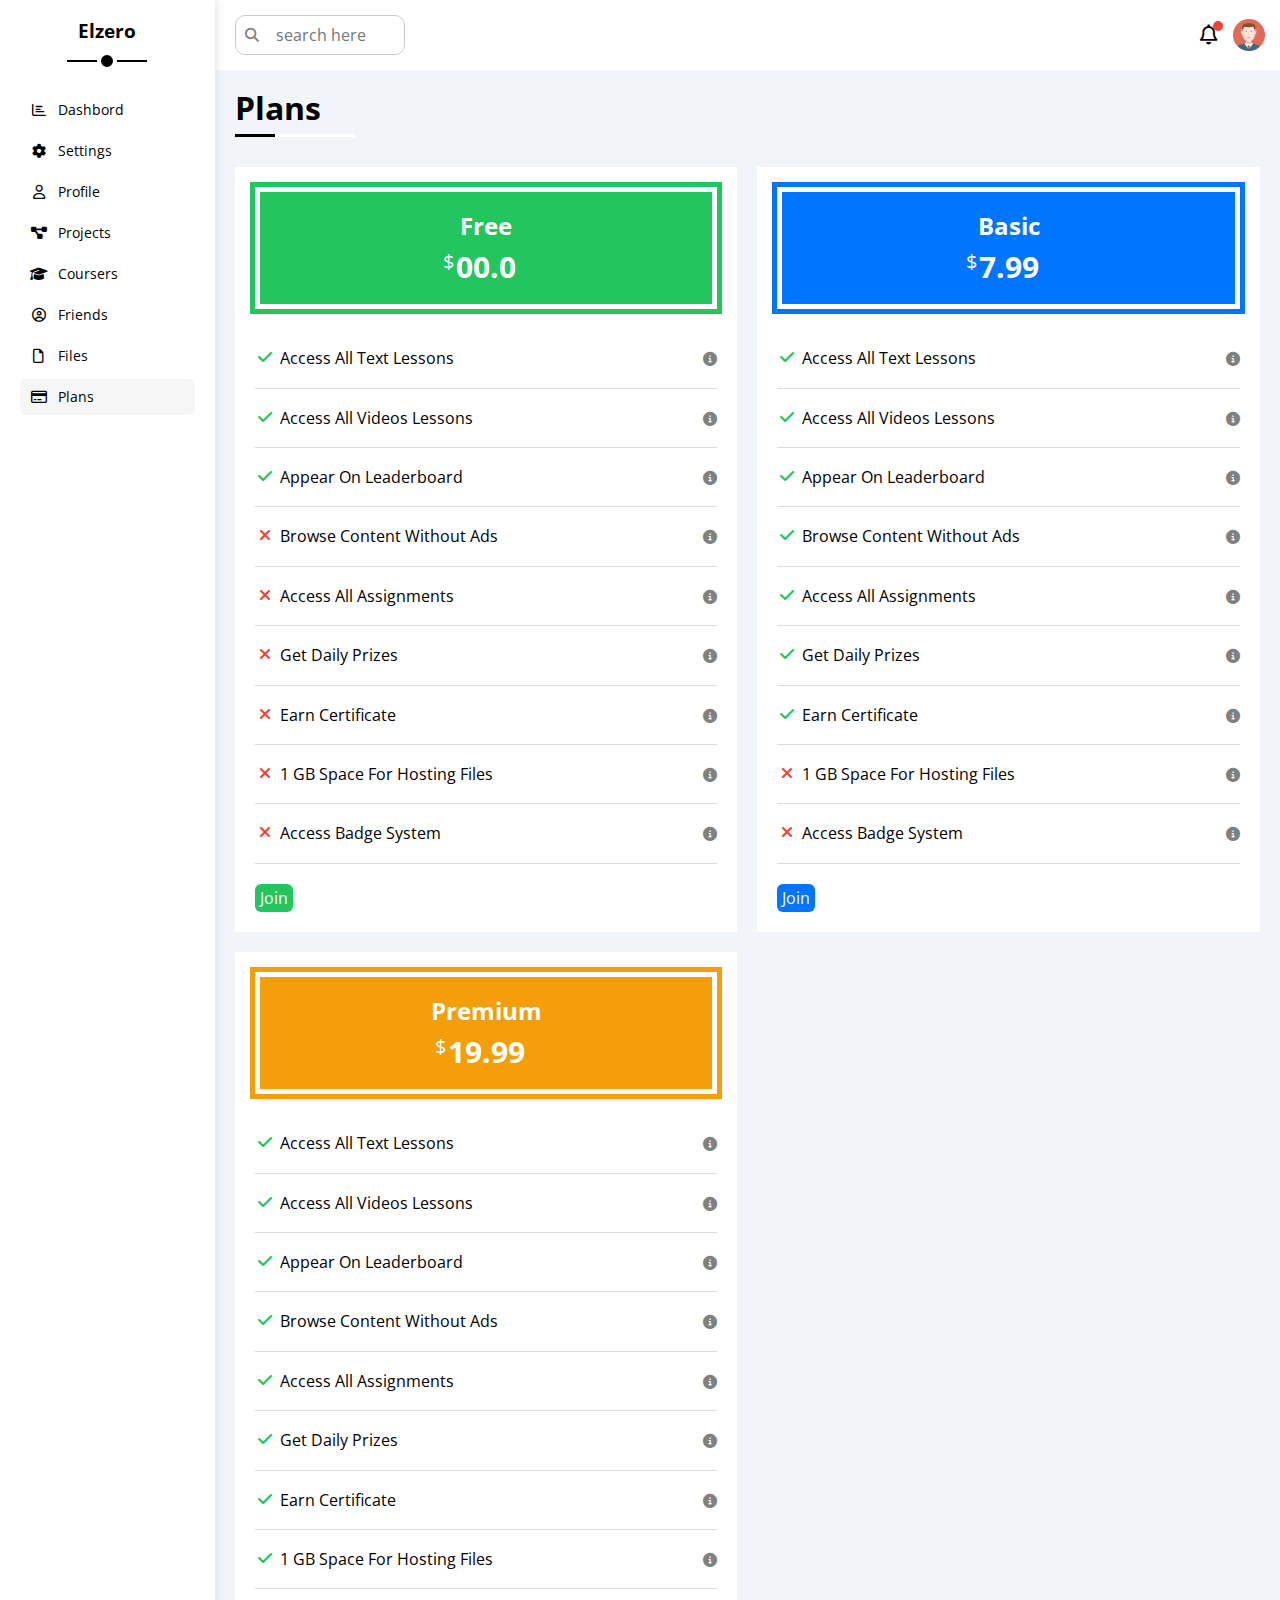
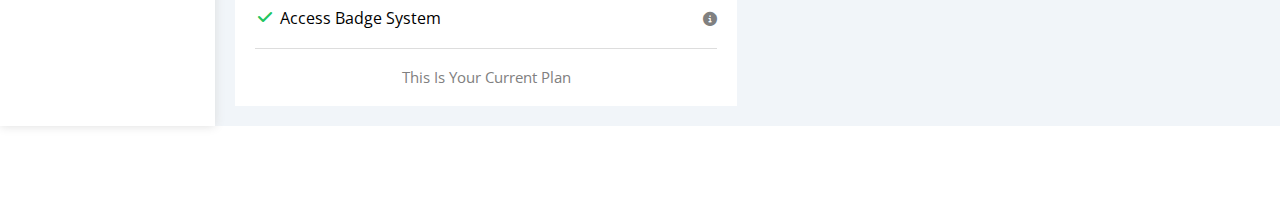
<file: plans.html>
<!DOCTYPE html>
<html lang="en">
	<head>
		<meta charset="UTF-8"/>
		<meta name="author" content="Mohammad Shalati"/>
		<meta name="viewport" content="width=device-width, initial-scale=1.0"/>

		<title>Plans</title>

		<!-- main css file -->
		<link rel="stylesheet" href="css/main.css"/>

		<!-- normalize file -->
		<link rel="stylesheet" href="css/normalize.css"/>

		<!-- webfonts file -->
		<link rel="stylesheet" href="css/all.min.css"/>

		<!-- google fonts -->
		<link rel="preconnect" href="https://fonts.googleapis.com">
		<link rel="preconnect" href="https://fonts.gstatic.com" crossorigin>
		<link href="https://fonts.googleapis.com/css2?family=Open+Sans:wght@300;400;500;600;700;800&display=swap" rel="stylesheet">
	</head>
	<body>
		<div class="page d-flex">
			<div class="sidebar bg-white p-20 relative">
				<h3 class="relative txt-c mt-0 m-20">Elzero</h3>
				<ul>
					<li>
						<a class="d-flex align-center fs-14 c-black rad-6 p-10" href="index.html">
							<i class="fa-regular fa-chart-bar fa-fw"></i>
							<span class="d-none-mobile">Dashbord</span>
						</a>
					</li>
					<li>
						<a class="d-flex align-center fs-14 c-black rad-6 p-10" href="settings.html">
							<i class="fa-solid fa-gear fa-fw"></i>
							<span class="d-none-mobile">Settings</span>
						</a>
					</li>
					<li>
						<a class="d-flex align-center fs-14 c-black rad-6 p-10" href="profile.html">
							<i class="fa-regular fa-user fa-fw"></i>
							<span class="d-none-mobile">Profile</span>
						</a>
					</li>
					<li>
						<a class="d-flex align-center fs-14 c-black rad-6 p-10" href="projects.html">
							<i class="fa-solid fa-diagram-project fa-fw"></i>
							<span class="d-none-mobile">Projects</span>
						</a>
					</li>
					<li>
						<a class="d-flex align-center fs-14 c-black rad-6 p-10" href="courses.html">
							<i class="fa-solid fa-graduation-cap fa-fw"></i>
							<span class="d-none-mobile">Coursers</span>
						</a>
					</li>
					<li>
						<a class="d-flex align-center fs-14 c-black rad-6 p-10" href="friends.html">
							<i class="fa-regular fa-circle-user fa-fw"></i>
							<span class="d-none-mobile">Friends</span>
						</a>
					</li>
					<li>
						<a class="d-flex align-center fs-14 c-black rad-6 p-10" href="files.html">
							<i class="fa-regular fa-file fa-fw"></i>
							<span class="d-none-mobile">Files</span>
						</a>
					</li>
					<li>
						<a class="active d-flex align-center fs-14 c-black rad-6 p-10" href="plans.html">
							<i class="fa-regular fa-credit-card fa-fw"></i>
							<span class="d-none-mobile">Plans</span>
						</a>
					</li>
				</ul>
			</div>

			<!-- content -->
			<div class="content w-full">
				<!-- head -->
				<div class="head bg-white p-15 between-flex">
					<div class="search relative">
						<input type="search" placeholder="search here" class="p-10"/>
					</div>
					<div class="icons d-flex align-center">
						<span class="relative nofic">
							<i class="fa-regular fa-bell fa-lg"></i>
						</span>
						<img src="images/avatar.png" alt=""/>
					</div>
				</div>
				<h1 class="dashboard relative">Plans</h1>
				<div class="plans-wrapper d-grid gap-20 m-20">
					<div class="plan p-20 bg-white">
						<div class="head d-flex mb-20 align-center w-full bg-green c-white">
							<h2 class="mb-10">Free</h2>
							<p class="relative w-fit">00.0
								<span class="absolute">$</span>
							</p>
						</div>
						<div class="line d-flex space-between align-center">
							<div class="side-a d-flex">
								<i class="fa-solid fa-check fa-fw c-green"></i>
								<p>Access All Text Lessons</p>
							</div>
							<div class="side-b">
								<i class="fa-solid fa-circle-info c-grey fs-14"></i>
							</div>
						</div>
						<div class="line d-flex space-between align-center">
							<div class="side-a d-flex">
								<i class="fa-solid fa-check fa-fw c-green"></i>
								<p> Access All Videos Lessons</p>
							</div>
							<div class="side-b">
								<i class="fa-solid fa-circle-info c-grey fs-14"></i>
							</div>
						</div>
						<div class="line d-flex space-between align-center">
							<div class="side-a d-flex">
								<i class="fa-solid fa-check fa-fw c-green"></i>
								<p>Appear On Leaderboard</p>
							</div>
							<div class="side-b">
								<i class="fa-solid fa-circle-info c-grey fs-14"></i>
							</div>
						</div>
						<div class="line d-flex space-between align-center">
							<div class="side-a d-flex">
								<i class="fa-solid fa-xmark c-red fa-fw"></i>
								<p>Browse Content Without Ads</p>
							</div>
							<div class="side-b">
								<i class="fa-solid fa-circle-info c-grey fs-14"></i>
							</div>
						</div>
						<div class="line d-flex space-between align-center">
							<div class="side-a d-flex">
								<i class="fa-solid fa-xmark c-red fa-fw"></i>
								<p>Access All Assignments</p>
							</div>
							<div class="side-b">
								<i class="fa-solid fa-circle-info c-grey fs-14"></i>
							</div>
						</div>
						<div class="line d-flex space-between align-center">
							<div class="side-a d-flex">
								<i class="fa-solid fa-xmark c-red fa-fw"></i>
								<p>Get Daily Prizes</p>
							</div>
							<div class="side-b">
								<i class="fa-solid fa-circle-info c-grey fs-14"></i>
							</div>
						</div>
						<div class="line d-flex space-between align-center">
							<div class="side-a d-flex">
								<i class="fa-solid fa-xmark c-red fa-fw"></i>
								<p>Earn Certificate</p>
							</div>
							<div class="side-b">
								<i class="fa-solid fa-circle-info c-grey fs-14"></i>
							</div>
						</div>
						<div class="line d-flex space-between align-center">
							<div class="side-a d-flex">
								<i class="fa-solid fa-xmark c-red fa-fw"></i>
								<p> 1 GB Space For Hosting Files</p>
							</div>
							<div class="side-b">
								<i class="fa-solid fa-circle-info c-grey fs-14"></i>
							</div>
						</div>
						<div class="line mb-20 d-flex space-between align-center">
							<div class="side-a d-flex">
								<i class="fa-solid fa-xmark c-red fa-fw"></i>
								<p> Access Badge System</p>
							</div>
							<div class="side-b">
								<i class="fa-solid fa-circle-info c-grey fs-14"></i>
							</div>
						</div>
						<p class="c-white bg-green p-5 rad-6 w-fit">Join</p>
					</div>

					<div class="plan p-20 bg-white">
						<div class="head d-flex mb-20 align-center w-full bg-blue c-white">
							<h2 class="mb-10">Basic</h2>
							<p class="relative w-fit">7.99
								<span class="absolute">$</span>
							</p>
						</div>
						<div class="line d-flex space-between align-center">
							<div class="side-a d-flex">
								<i class="fa-solid fa-check fa-fw c-green"></i>
								<p>Access All Text Lessons</p>
							</div>
							<div class="side-b">
								<i class="fa-solid fa-circle-info c-grey fs-14"></i>
							</div>
						</div>
						<div class="line d-flex space-between align-center">
							<div class="side-a d-flex">
								<i class="fa-solid fa-check fa-fw c-green"></i>
								<p> Access All Videos Lessons</p>
							</div>
							<div class="side-b">
								<i class="fa-solid fa-circle-info c-grey fs-14"></i>
							</div>
						</div>
						<div class="line d-flex space-between align-center">
							<div class="side-a d-flex">
								<i class="fa-solid fa-check fa-fw c-green"></i>
								<p>Appear On Leaderboard</p>
							</div>
							<div class="side-b">
								<i class="fa-solid fa-circle-info c-grey fs-14"></i>
							</div>
						</div>
						<div class="line d-flex space-between align-center">
							<div class="side-a d-flex">
								<i class="fa-solid fa-check fa-fw c-green"></i>
								<p>Browse Content Without Ads</p>
							</div>
							<div class="side-b">
								<i class="fa-solid fa-circle-info c-grey fs-14"></i>
							</div>
						</div>
						<div class="line d-flex space-between align-center">
							<div class="side-a d-flex">
								<i class="fa-solid fa-check fa-fw c-green"></i>
								<p>Access All Assignments</p>
							</div>
							<div class="side-b">
								<i class="fa-solid fa-circle-info c-grey fs-14"></i>
							</div>
						</div>
						<div class="line d-flex space-between align-center">
							<div class="side-a d-flex">
								<i class="fa-solid fa-check fa-fw c-green"></i>
								<p>Get Daily Prizes</p>
							</div>
							<div class="side-b">
								<i class="fa-solid fa-circle-info c-grey fs-14"></i>
							</div>
						</div>
						<div class="line d-flex space-between align-center">
							<div class="side-a d-flex">
								<i class="fa-solid fa-check fa-fw c-green"></i>
								<p>Earn Certificate</p>
							</div>
							<div class="side-b">
								<i class="fa-solid fa-circle-info c-grey fs-14"></i>
							</div>
						</div>
						<div class="line d-flex space-between align-center">
							<div class="side-a d-flex">
								<i class="fa-solid fa-xmark c-red fa-fw"></i>
								<p> 1 GB Space For Hosting Files</p>
							</div>
							<div class="side-b">
								<i class="fa-solid fa-circle-info c-grey fs-14"></i>
							</div>
						</div>
						<div class="line mb-20 d-flex space-between align-center">
							<div class="side-a d-flex">
								<i class="fa-solid fa-xmark c-red fa-fw"></i>
								<p> Access Badge System</p>
							</div>
							<div class="side-b">
								<i class="fa-solid fa-circle-info c-grey fs-14"></i>
							</div>
						</div>
						<p class="c-white bg-blue p-5 rad-6 w-fit">Join</p>
					</div>
					<div class="plan p-20 bg-white">
						<div class="head d-flex mb-20 align-center w-full bg-orange c-white">
							<h2 class="mb-10">Premium</h2>
							<p class="relative w-fit">19.99
								<span class="absolute">$</span>
							</p>
						</div>
						<div class="line d-flex space-between align-center">
							<div class="side-a d-flex">
								<i class="fa-solid fa-check fa-fw c-green"></i>
								<p>Access All Text Lessons</p>
							</div>
							<div class="side-b">
								<i class="fa-solid fa-circle-info c-grey fs-14"></i>
							</div>
						</div>
						<div class="line d-flex space-between align-center">
							<div class="side-a d-flex">
								<i class="fa-solid fa-check fa-fw c-green"></i>
								<p> Access All Videos Lessons</p>
							</div>
							<div class="side-b">
								<i class="fa-solid fa-circle-info c-grey fs-14"></i>
							</div>
						</div>
						<div class="line d-flex space-between align-center">
							<div class="side-a d-flex">
								<i class="fa-solid fa-check fa-fw c-green"></i>
								<p>Appear On Leaderboard</p>
							</div>
							<div class="side-b">
								<i class="fa-solid fa-circle-info c-grey fs-14"></i>
							</div>
						</div>
						<div class="line d-flex space-between align-center">
							<div class="side-a d-flex">
								<i class="fa-solid fa-check fa-fw c-green"></i>
								<p>Browse Content Without Ads</p>
							</div>
							<div class="side-b">
								<i class="fa-solid fa-circle-info c-grey fs-14"></i>
							</div>
						</div>
						<div class="line d-flex space-between align-center">
							<div class="side-a d-flex">
								<i class="fa-solid fa-check fa-fw c-green"></i>
								<p>Access All Assignments</p>
							</div>
							<div class="side-b">
								<i class="fa-solid fa-circle-info c-grey fs-14"></i>
							</div>
						</div>
						<div class="line d-flex space-between align-center">
							<div class="side-a d-flex">
								<i class="fa-solid fa-check fa-fw c-green"></i>
								<p>Get Daily Prizes</p>
							</div>
							<div class="side-b">
								<i class="fa-solid fa-circle-info c-grey fs-14"></i>
							</div>
						</div>
						<div class="line d-flex space-between align-center">
							<div class="side-a d-flex">
								<i class="fa-solid fa-check fa-fw c-green"></i>
								<p>Earn Certificate</p>
							</div>
							<div class="side-b">
								<i class="fa-solid fa-circle-info c-grey fs-14"></i>
							</div>
						</div>
						<div class="line d-flex space-between align-center">
							<div class="side-a d-flex">
								<i class="fa-solid fa-check fa-fw c-green"></i>
								<p> 1 GB Space For Hosting Files</p>
							</div>
							<div class="side-b">
								<i class="fa-solid fa-circle-info c-grey fs-14"></i>
							</div>
						</div>
						<div class="line mb-20 d-flex space-between align-center">
							<div class="side-a d-flex">
								<i class="fa-solid fa-check fa-fw c-green"></i>
								<p> Access Badge System</p>
							</div>
							<div class="side-b">
								<i class="fa-solid fa-circle-info c-grey fs-14"></i>
							</div>
						</div>
						<p class="c-grey fs-15 txt-c">This Is Your Current Plan</p>
					</div>
				</div>
			</div>
		</div>
	</body>
</html>
</file>
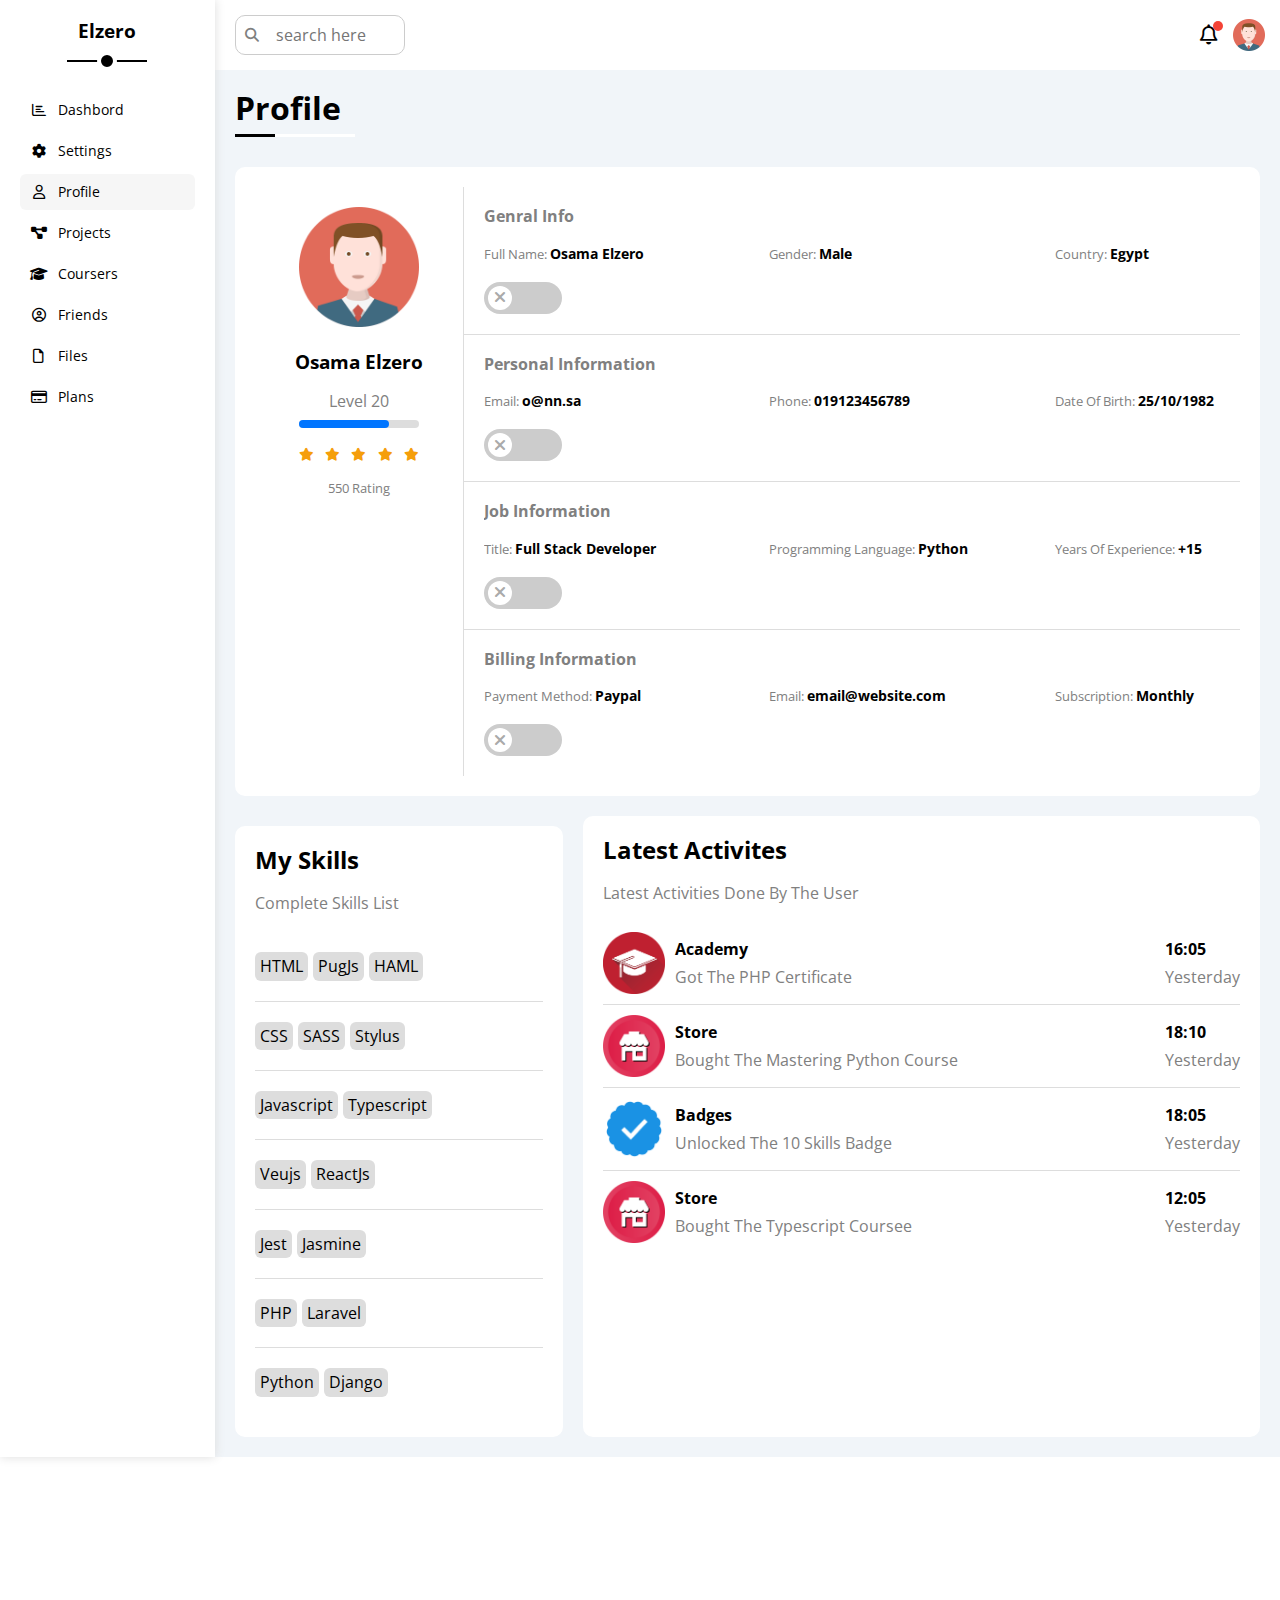
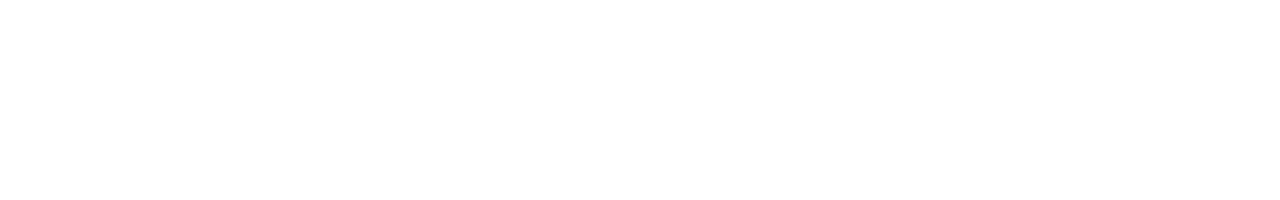
<file: profile.html>
<!DOCTYPE html>
<html lang="en">
	<head>
		<meta charset="UTF-8"/>
		<meta name="author" content="Mohammad Shalati"/>
		<meta name="viewport" content="width=device-width, initial-scale=1.0"/>

		<title>Profile</title>

		<!-- main css file -->
		<link rel="stylesheet" href="css/main.css"/>

		<!-- normalize file -->
		<link rel="stylesheet" href="css/normalize.css"/>

		<!-- webfonts file -->
		<link rel="stylesheet" href="css/all.min.css"/>

		<!-- google fonts -->
		<link rel="preconnect" href="https://fonts.googleapis.com">
		<link rel="preconnect" href="https://fonts.gstatic.com" crossorigin>
		<link href="https://fonts.googleapis.com/css2?family=Open+Sans:wght@300;400;500;600;700;800&display=swap" rel="stylesheet">
	</head>
	<body>
		<div class="page d-flex">
			<div class="sidebar bg-white p-20 relative">
				<h3 class="relative txt-c mt-0 m-20">Elzero</h3>
				<ul>
					<li>
						<a class="d-flex align-center fs-14 c-black rad-6 p-10" href="index.html">
							<i class="fa-regular fa-chart-bar fa-fw"></i>
							<span class="d-none-mobile">Dashbord</span>
						</a>
					</li>
					<li>
						<a class="d-flex align-center fs-14 c-black rad-6 p-10" href="settings.html">
							<i class="fa-solid fa-gear fa-fw"></i>
							<span class="d-none-mobile">Settings</span>
						</a>
					</li>
					<li>
						<a class="active d-flex align-center fs-14 c-black rad-6 p-10" href="profile.html">
							<i class="fa-regular fa-user fa-fw"></i>
							<span class="d-none-mobile">Profile</span>
						</a>
					</li>
					<li>
						<a class="d-flex align-center fs-14 c-black rad-6 p-10" href="projects.html">
							<i class="fa-solid fa-diagram-project fa-fw"></i>
							<span class="d-none-mobile">Projects</span>
						</a>
					</li>
					<li>
						<a class="d-flex align-center fs-14 c-black rad-6 p-10" href="courses.html">
							<i class="fa-solid fa-graduation-cap fa-fw"></i>
							<span class="d-none-mobile">Coursers</span>
						</a>
					</li>
					<li>
						<a class="d-flex align-center fs-14 c-black rad-6 p-10" href="friends.html">
							<i class="fa-regular fa-circle-user fa-fw"></i>
							<span class="d-none-mobile">Friends</span>
						</a>
					</li>
					<li>
						<a class="d-flex align-center fs-14 c-black rad-6 p-10" href="files.html">
							<i class="fa-regular fa-file fa-fw"></i>
							<span class="d-none-mobile">Files</span>
						</a>
					</li>
					<li>
						<a class="d-flex align-center fs-14 c-black rad-6 p-10" href="plans.html">
							<i class="fa-regular fa-credit-card fa-fw"></i>
							<span class="d-none-mobile">Plans</span>
						</a>
					</li>
				</ul>
			</div>

			<!-- content -->
			<div class="content w-full">
				<!-- head -->
				<div class="head bg-white p-15 between-flex">
					<div class="search relative">
						<input type="search" placeholder="search here" class="p-10"/>
					</div>
					<div class="icons d-flex align-center">
						<span class="relative nofic">
							<i class="fa-regular fa-bell fa-lg"></i>
						</span>
						<img src="images/avatar.png" alt=""/>
					</div>
				</div>
				<h1 class="profile relative">Profile</h1>
				<div class="prof-wrapper m-20">
					<div class="prof-gen-info bg-white p-20 rad-10 d-flex">
						<div class="side-a w-fit p-20 txt-c">
							<img class="mb-20" src="images/avatar.png" alt=""/>
							<h3 class="mb-20">Osama Elzero</h3>
							<p class="mb-10 c-grey">Level 20</p>
							<div class="prog mb-20 w-full rad-6"></div>
							<div class="rate d-flex align-center space-between mb-20">
								<i class="fa-solid fa-star c-orange fs-13"></i>
								<i class="fa-solid fa-star c-orange fs-13"></i>
								<i class="fa-solid fa-star c-orange fs-13"></i>
								<i class="fa-solid fa-star c-orange fs-13"></i>
								<i class="fa-solid fa-star c-orange fs-13"></i>
							</div>
							<p class="fs-13 c-grey">550 Rating</p>
						</div>
						<div class="side-b">
							<div class="row d-flex p-20">
								<div class="content">
									<h4 class="c-grey mb-20">Genral Info</h4>
									<div class="info d-grid">
										<p class="fs-13 c-grey">Full Name:
											<span class="fs-14">Osama Elzero</span>
										</p>
										<p class="fs-13 c-grey">Gender:
											<span class="fs-14">Male</span>
										</p>
										<p class="fs-13 c-grey">Country:
											<span class="fs-14">Egypt</span>
										</p>
										<label>
											<input class="toggle-checkbox" type="checkbox"/>
											<div class="toggle-switch"></div>
										</label>
									</div>
								</div>
								<div class="ws"></div>
							</div>
							<div class="row d-flex p-20">
								<div class="content">
									<h4 class="c-grey mb-20">Personal Information</h4>
									<div class="info d-grid">
										<p class="fs-13 c-grey">Email:
											<span class="fs-14">o@nn.sa</span>
										</p>
										<p class="fs-13 c-grey">Phone:
											<span class="fs-14">019123456789</span>
										</p>
										<p class="fs-13 c-grey">Date Of Birth:
											<span class="fs-14">25/10/1982</span>
										</p>
										<label>
											<input class="toggle-checkbox" type="checkbox"/>
											<div class="toggle-switch"></div>
										</label>
									</div>
								</div>
								<div class="ws"></div>
							</div>
							<div class="row d-flex p-20">
								<div class="content">
									<h4 class="c-grey mb-20">Job Information</h4>
									<div class="info d-grid">
										<p class="fs-13 c-grey">Title:
											<span class="fs-14"> Full Stack Developer</span>
										</p>
										<p class="fs-13 c-grey">Programming Language:
											<span class="fs-14">Python</span>
										</p>
										<p class="fs-13 c-grey">Years Of Experience:
											<span class="fs-14">+15</span>
										</p>
										<label>
											<input class="toggle-checkbox" type="checkbox"/>
											<div class="toggle-switch"></div>
										</label>
									</div>
								</div>
								<div class="ws"></div>
							</div>
							<div class="row d-flex p-20">
								<div class="content">
									<h4 class="c-grey mb-20">Billing Information</h4>
									<div class="info d-grid">
										<p class="fs-13 c-grey">Payment Method:
											<span class="fs-14">Paypal</span>
										</p>
										<p class="fs-13 c-grey">Email:
											<span class="fs-14">email@website.com</span>
										</p>
										<p class="fs-13 c-grey">Subscription:
											<span class="fs-14">Monthly</span>
										</p>
										<label>
											<input class="toggle-checkbox" type="checkbox"/>
											<div class="toggle-switch"></div>
										</label>
									</div>
								</div>
								<div class="ws"></div>
							</div>
						</div>
					</div>
					<div class="skills bg-white p-20 rad-10">
						<h2 class="mb-20">My Skills</h2>
						<p class="c-grey mb-20">Complete Skills List</p>
						<div class="row w-full d-flex">
							<p class="w-fit bg-grey p-5 rad-6">HTML</p>
							<p class="w-fit bg-grey p-5 rad-6">PugJs</p>
							<p class="w-fit bg-grey p-5 rad-6">HAML</p>
						</div>
						<div class="row w-full d-flex">
							<p class="w-fit bg-grey p-5 rad-6">CSS</p>
							<p class="w-fit bg-grey p-5 rad-6">SASS</p>
							<p class="w-fit bg-grey p-5 rad-6">Stylus</p>
						</div>
						<div class="row w-full d-flex">
							<p class="w-fit bg-grey p-5 rad-6">Javascript</p>
							<p class="w-fit bg-grey p-5 rad-6">Typescript</p>
						</div>
						<div class="row w-full d-flex">
							<p class="w-fit bg-grey p-5 rad-6">Veujs</p>
							<p class="w-fit bg-grey p-5 rad-6">ReactJs</p>
						</div>
						<div class="row w-full d-flex">
							<p class="w-fit bg-grey p-5 rad-6">Jest</p>
							<p class="w-fit bg-grey p-5 rad-6">Jasmine</p>
						</div>
						<div class="row w-full d-flex">
							<p class="w-fit bg-grey p-5 rad-6">PHP</p>
							<p class="w-fit bg-grey p-5 rad-6">Laravel</p>
						</div>
						<div class="row w-full d-flex">
							<p class="w-fit bg-grey p-5 rad-6">Python</p>
							<p class="w-fit bg-grey p-5 rad-6">Django</p>
						</div>
					</div>
					<div class="activites bg-white rad-10 p-20">
						<h2 class="mb-20">Latest Activites</h2>
						<p class="c-grey mb-20">Latest Activities Done By The User</p>
						<div class="row d-flex align-center space-between">
							<div class="side-a d-flex align-center">
								<img src="images/activity1.png" alt=""/>
								<div class="text">
									<h4 class="mb-10">Academy</h4>
									<p class="c-grey">Got The PHP Certificate</p>
								</div>
							</div>
							<div class="side-b">
								<h4 class="mb-10">16:05</h4>
								<p class="c-grey">Yesterday</p>
							</div>
						</div>
						<div class="row d-flex align-center space-between">
							<div class="side-a d-flex align-center">
								<img src="images/activity2.png" alt=""/>
								<div class="text">
									<h4 class="mb-10">Store</h4>
									<p class="c-grey">Bought The Mastering Python Course</p>
								</div>
							</div>
							<div class="side-b">
								<h4 class="mb-10">18:10</h4>
								<p class="c-grey">Yesterday</p>
							</div>
						</div>
						<div class="row d-flex align-center space-between">
							<div class="side-a d-flex align-center">
								<img src="images/activity3.png" alt=""/>
								<div class="text">
									<h4 class="mb-10">Badges</h4>
									<p class="c-grey">Unlocked The 10 Skills Badge</p>
								</div>
							</div>
							<div class="side-b">
								<h4 class="mb-10">18:05</h4>
								<p class="c-grey">Yesterday</p>
							</div>
						</div>
						<div class="row d-flex align-center space-between">
							<div class="side-a d-flex align-center">
								<img src="images/activity4.png" alt=""/>
								<div class="text">
									<h4 class="mb-10">Store</h4>
									<p class="c-grey">Bought The Typescript Coursee</p>
								</div>
							</div>
							<div class="side-b">
								<h4 class="mb-10">12:05</h4>
								<p class="c-grey">Yesterday</p>
							</div>
						</div>
					</div>
				</div>
			</div>
		</div>
	</body>
</html>
</file>
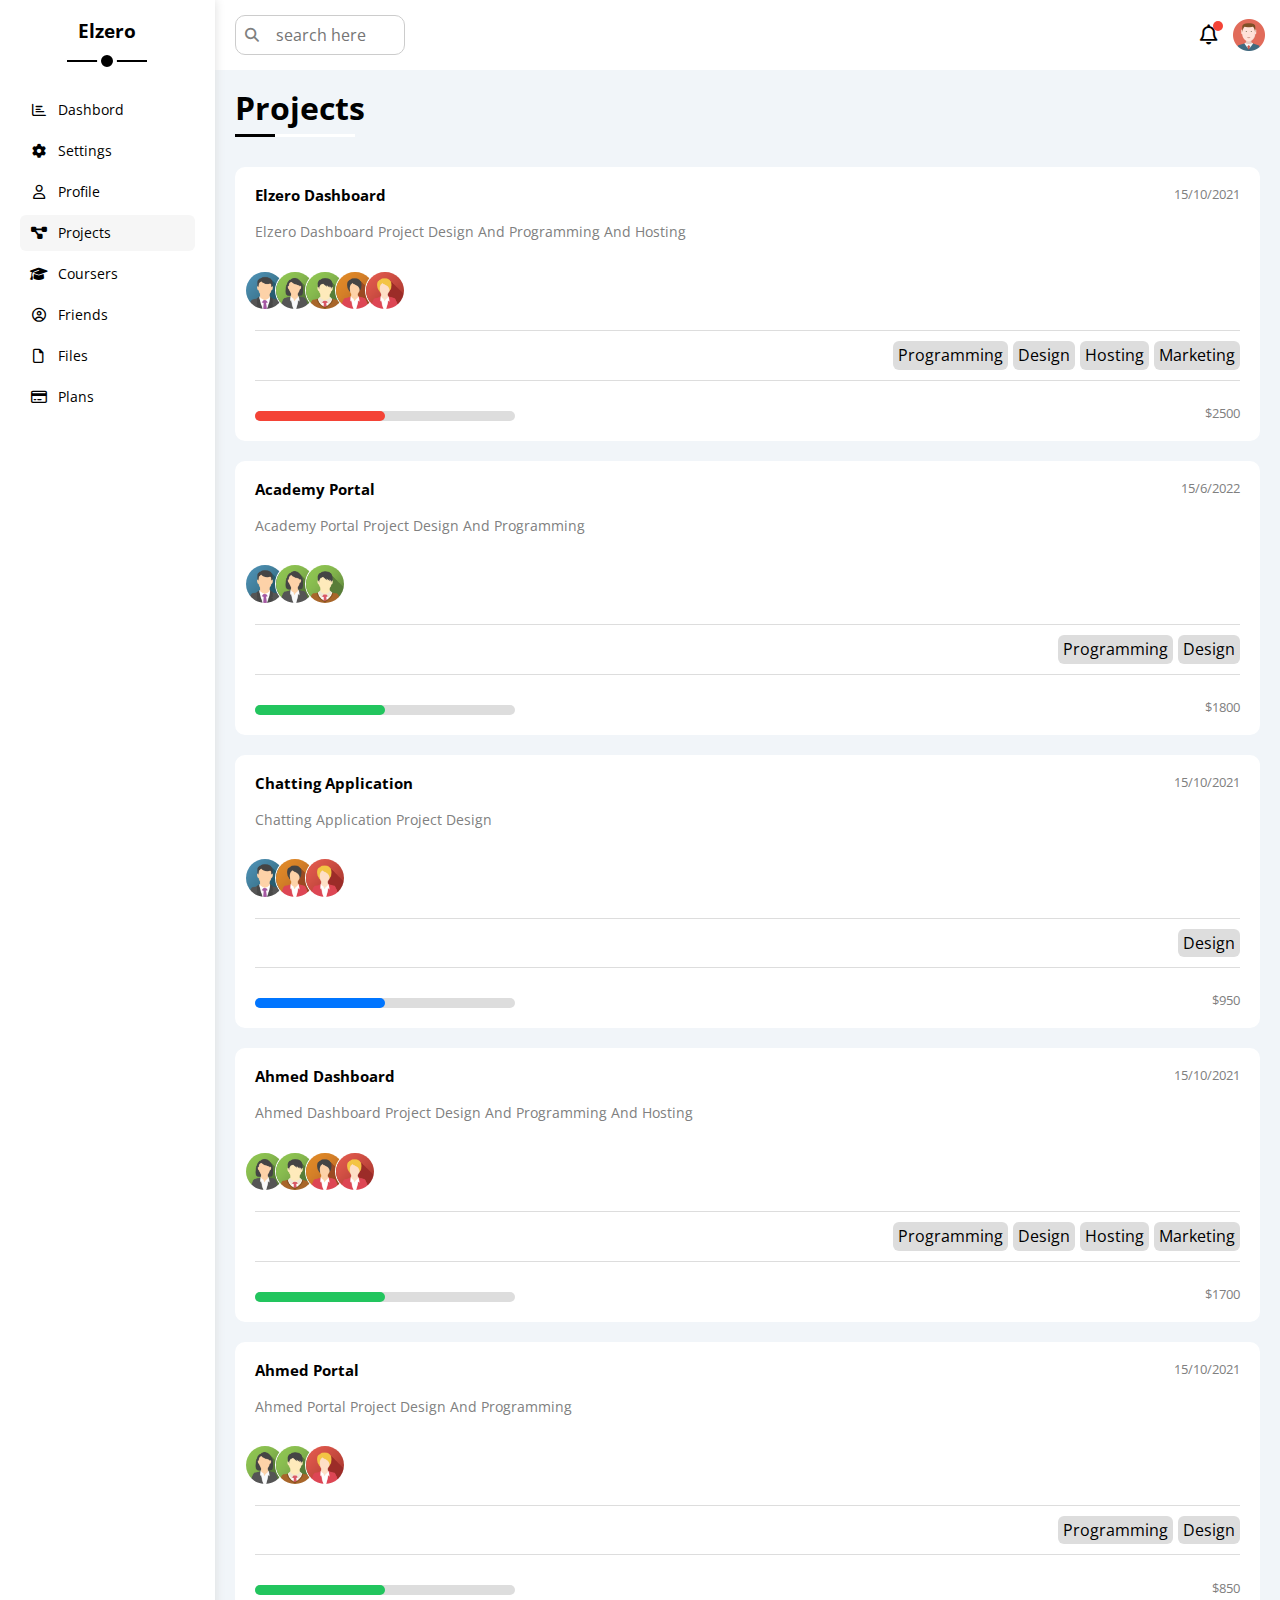
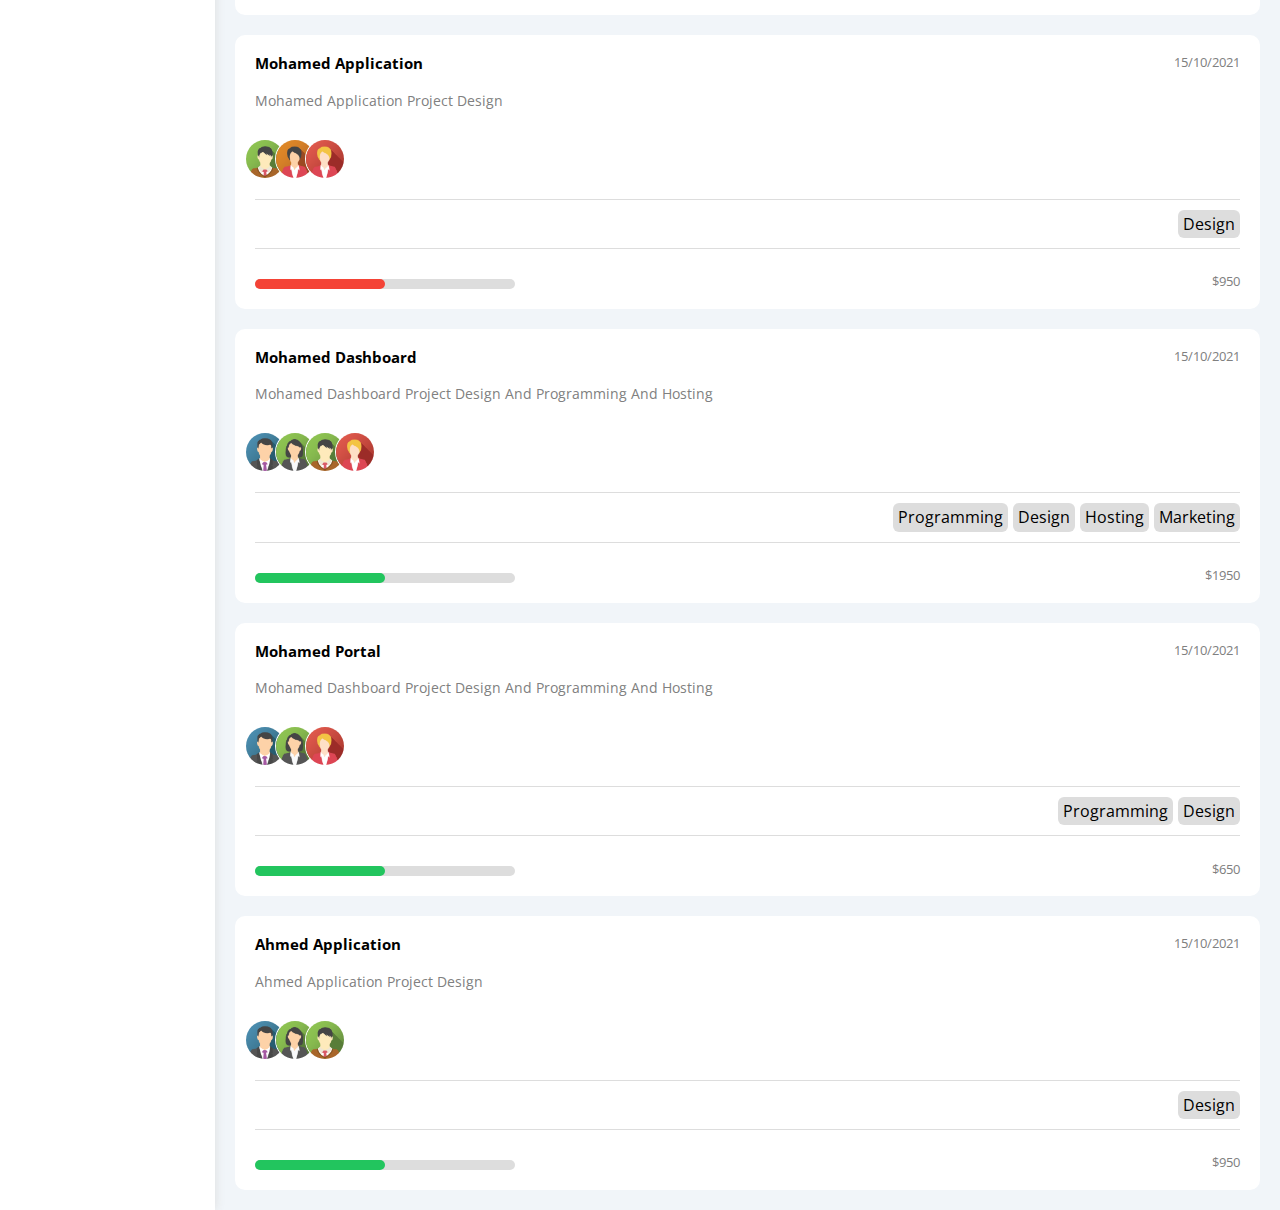
<file: projects.html>
<!DOCTYPE html>
<html lang="en">
	<head>
		<meta charset="UTF-8"/>
		<meta name="author" content="Mohammad Shalati"/>
		<meta name="viewport" content="width=device-width, initial-scale=1.0"/>

		<title>Projects</title>

		<!-- main css file -->
		<link rel="stylesheet" href="css/main.css"/>

		<!-- normalize file -->
		<link rel="stylesheet" href="css/normalize.css"/>

		<!-- webfonts file -->
		<link rel="stylesheet" href="css/all.min.css"/>

		<!-- google fonts -->
		<link rel="preconnect" href="https://fonts.googleapis.com">
		<link rel="preconnect" href="https://fonts.gstatic.com" crossorigin>
		<link href="https://fonts.googleapis.com/css2?family=Open+Sans:wght@300;400;500;600;700;800&display=swap" rel="stylesheet">
	</head>
	<body>
		<div class="page d-flex">
			<div class="sidebar bg-white p-20 relative">
				<h3 class="relative txt-c mt-0 m-20">Elzero</h3>
				<ul>
					<li>
						<a class="d-flex align-center fs-14 c-black rad-6 p-10" href="index.html">
							<i class="fa-regular fa-chart-bar fa-fw"></i>
							<span class="d-none-mobile">Dashbord</span>
						</a>
					</li>
					<li>
						<a class="d-flex align-center fs-14 c-black rad-6 p-10" href="settings.html">
							<i class="fa-solid fa-gear fa-fw"></i>
							<span class="d-none-mobile">Settings</span>
						</a>
					</li>
					<li>
						<a class="d-flex align-center fs-14 c-black rad-6 p-10" href="profile.html">
							<i class="fa-regular fa-user fa-fw"></i>
							<span class="d-none-mobile">Profile</span>
						</a>
					</li>
					<li>
						<a class="active d-flex align-center fs-14 c-black rad-6 p-10" href="projects.html">
							<i class="fa-solid fa-diagram-project fa-fw"></i>
							<span class="d-none-mobile">Projects</span>
						</a>
					</li>
					<li>
						<a class="d-flex align-center fs-14 c-black rad-6 p-10" href="courses.html">
							<i class="fa-solid fa-graduation-cap fa-fw"></i>
							<span class="d-none-mobile">Coursers</span>
						</a>
					</li>
					<li>
						<a class="d-flex align-center fs-14 c-black rad-6 p-10" href="friends.html">
							<i class="fa-regular fa-circle-user fa-fw"></i>
							<span class="d-none-mobile">Friends</span>
						</a>
					</li>
					<li>
						<a class="d-flex align-center fs-14 c-black rad-6 p-10" href="files.html">
							<i class="fa-regular fa-file fa-fw"></i>
							<span class="d-none-mobile">Files</span>
						</a>
					</li>
					<li>
						<a class="d-flex align-center fs-14 c-black rad-6 p-10" href="plans.html">
							<i class="fa-regular fa-credit-card fa-fw"></i>
							<span class="d-none-mobile">Plans</span>
						</a>
					</li>
				</ul>
			</div>

			<!-- content -->
			<div class="content w-full">
				<!-- head -->
				<div class="head bg-white p-15 between-flex">
					<div class="search relative">
						<input type="search" placeholder="search here" class="p-10"/>
					</div>
					<div class="icons d-flex align-center">
						<span class="relative nofic">
							<i class="fa-regular fa-bell fa-lg"></i>
						</span>
						<img src="images/avatar.png" alt=""/>
					</div>
				</div>
				<h1 class="dashboard relative">Projects</h1>
				<div class="projects-wrapper m-20 d-grid">
					<div class="project1 bg-white rad-10 p-20 relative">
						<h2 class="mb-20 fs-15">Elzero Dashboard</h2>
						<p class="c-grey mb-20 fs-14">Elzero Dashboard Project Design And Programming And Hosting</p>
						<div class="date absolute c-grey fs-13">15/10/2021</div>
						<div class="members d-flex w-full">
							<img src="images/team1.png" alt=""/>
							<img src="images/team2.png" alt=""/>
							<img src="images/team3.png" alt=""/>
							<img src="images/team4.png" alt=""/>
							<img src="images/team5.png" alt=""/>
						</div>
						<div class="kind d-flex w-full">
							<p class="w-fit bg-grey p-5 rad-6">Programming</p>
							<p class="w-fit bg-grey p-5 rad-6">Design</p>
							<p class="w-fit bg-grey p-5 rad-6">Hosting</p>
							<p class="w-fit bg-grey p-5 rad-6">Marketing</p>
						</div>
						<div class="prog"></div>
						<div class="price absolute c-grey fs-13">$2500</div>
					</div>
					<div class="project2 bg-white rad-10 p-20 relative">
						<h2 class="mb-20 fs-15">Academy Portal</h2>
						<p class="c-grey mb-20 fs-14">Academy Portal Project Design And Programming</p>
						<div class="date absolute c-grey fs-13">15/6/2022</div>
						<div class="members d-flex w-full">
							<img src="images/team1.png" alt=""/>
							<img src="images/team2.png" alt=""/>
							<img src="images/team3.png" alt=""/>
						</div>
						<div class="kind d-flex w-full">
							<p class="w-fit bg-grey p-5 rad-6">Programming</p>
							<p class="w-fit bg-grey p-5 rad-6">Design</p>
						</div>
						<div class="prog"></div>
						<div class="price absolute c-grey fs-13">$1800</div>
					</div>
					<div class="project3 bg-white rad-10 p-20 relative">
						<h2 class="mb-20 fs-15">Chatting Application</h2>
						<p class="c-grey mb-20 fs-14">Chatting Application Project Design</p>
						<div class="date absolute c-grey fs-13">15/10/2021</div>
						<div class="members d-flex w-full">
							<img src="images/team1.png" alt=""/>
							<img src="images/team4.png" alt=""/>
							<img src="images/team5.png" alt=""/>
						</div>
						<div class="kind d-flex w-full">
							<p class="w-fit bg-grey p-5 rad-6">Design</p>
						</div>
						<div class="prog"></div>
						<div class="price absolute c-grey fs-13">$950</div>
					</div>
					<div class="project4 bg-white rad-10 p-20 relative">
						<h2 class="mb-20 fs-15">Ahmed Dashboard</h2>
						<p class="c-grey mb-20 fs-14">Ahmed Dashboard Project Design And Programming And Hosting</p>
						<div class="date absolute c-grey fs-13">15/10/2021</div>
						<div class="members d-flex w-full">
							<img src="images/team2.png" alt=""/>
							<img src="images/team3.png" alt=""/>
							<img src="images/team4.png" alt=""/>
							<img src="images/team5.png" alt=""/>
						</div>
						<div class="kind d-flex w-full">
							<p class="w-fit bg-grey p-5 rad-6">Programming</p>
							<p class="w-fit bg-grey p-5 rad-6">Design</p>
							<p class="w-fit bg-grey p-5 rad-6">Hosting</p>
							<p class="w-fit bg-grey p-5 rad-6">Marketing</p>
						</div>
						<div class="prog"></div>
						<div class="price absolute c-grey fs-13">$1700</div>
					</div>
					<div class="project5 bg-white rad-10 p-20 relative">
						<h2 class="mb-20 fs-15">Ahmed Portal</h2>
						<p class="c-grey mb-20 fs-14">Ahmed Portal Project Design And Programming</p>
						<div class="date absolute c-grey fs-13">15/10/2021</div>
						<div class="members d-flex w-full">
							<img src="images/team2.png" alt=""/>
							<img src="images/team3.png" alt=""/>
							<img src="images/team5.png" alt=""/>
						</div>
						<div class="kind d-flex w-full">
							<p class="w-fit bg-grey p-5 rad-6">Programming</p>
							<p class="w-fit bg-grey p-5 rad-6">Design</p>
						</div>
						<div class="prog"></div>
						<div class="price absolute c-grey fs-13">$850</div>
					</div>
					<div class="project6 bg-white rad-10 p-20 relative">
						<h2 class="mb-20 fs-15">Mohamed Application</h2>
						<p class="c-grey mb-20 fs-14">Mohamed Application Project Design</p>
						<div class="date absolute c-grey fs-13">15/10/2021</div>
						<div class="members d-flex w-full">
							<img src="images/team3.png" alt=""/>
							<img src="images/team4.png" alt=""/>
							<img src="images/team5.png" alt=""/>
						</div>
						<div class="kind d-flex w-full">
							<p class="w-fit bg-grey p-5 rad-6">Design</p>
						</div>
						<div class="prog"></div>
						<div class="price absolute c-grey fs-13">$950</div>
					</div>
					<div class="project7 bg-white rad-10 p-20 relative">
						<h2 class="mb-20 fs-15">Mohamed Dashboard</h2>
						<p class="c-grey mb-20 fs-14">Mohamed Dashboard Project Design And Programming And Hosting</p>
						<div class="date absolute c-grey fs-13">15/10/2021</div>
						<div class="members d-flex w-full">
							<img src="images/team1.png" alt=""/>
							<img src="images/team2.png" alt=""/>
							<img src="images/team3.png" alt=""/>
							<img src="images/team5.png" alt=""/>
						</div>
						<div class="kind d-flex w-full">
							<p class="w-fit bg-grey p-5 rad-6">Programming</p>
							<p class="w-fit bg-grey p-5 rad-6">Design</p>
							<p class="w-fit bg-grey p-5 rad-6">Hosting</p>
							<p class="w-fit bg-grey p-5 rad-6">Marketing</p>
						</div>
						<div class="prog"></div>
						<div class="price absolute c-grey fs-13">$1950</div>
					</div>
					<div class="project8 bg-white rad-10 p-20 relative">
						<h2 class="mb-20 fs-15">Mohamed Portal</h2>
						<p class="c-grey mb-20 fs-14">Mohamed Dashboard Project Design And Programming And Hosting</p>
						<div class="date absolute c-grey fs-13">15/10/2021</div>
						<div class="members d-flex w-full">
							<img src="images/team1.png" alt=""/>
							<img src="images/team2.png" alt=""/>
							<img src="images/team5.png" alt=""/>
						</div>
						<div class="kind d-flex w-full">
							<p class="w-fit bg-grey p-5 rad-6">Programming</p>
							<p class="w-fit bg-grey p-5 rad-6">Design</p>
						</div>
						<div class="prog"></div>
						<div class="price absolute c-grey fs-13">$650</div>
					</div>
					<div class="project9 bg-white rad-10 p-20 relative">
						<h2 class="mb-20 fs-15">Ahmed Application</h2>
						<p class="c-grey mb-20 fs-14">Ahmed Application Project Design</p>
						<div class="date absolute c-grey fs-13">15/10/2021</div>
						<div class="members d-flex w-full">
							<img src="images/team1.png" alt=""/>
							<img src="images/team2.png" alt=""/>
							<img src="images/team3.png" alt=""/>
						</div>
						<div class="kind d-flex w-full">
							<p class="w-fit bg-grey p-5 rad-6">Design</p>
						</div>
						<div class="prog"></div>
						<div class="price absolute c-grey fs-13">$950</div>
					</div>
				</div>
			</div>
		</div>
	</body>
</html>
</file>
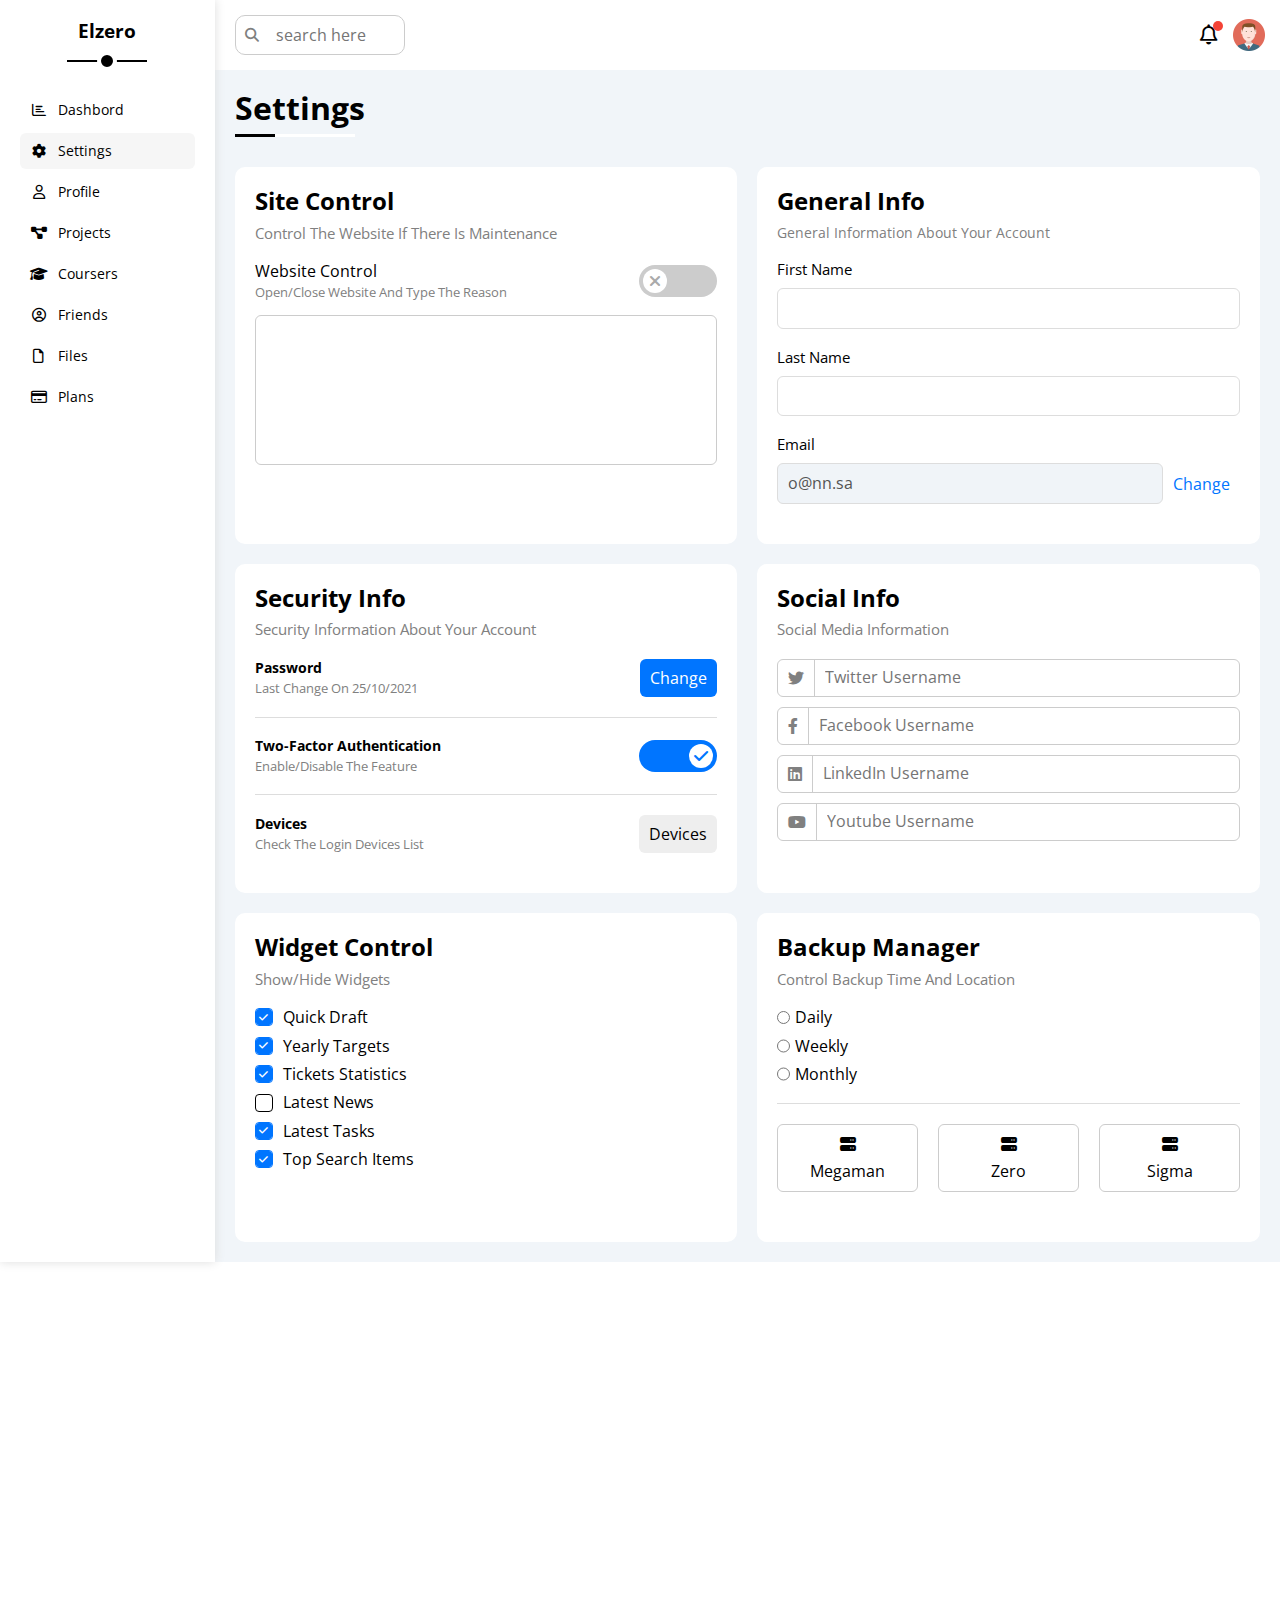
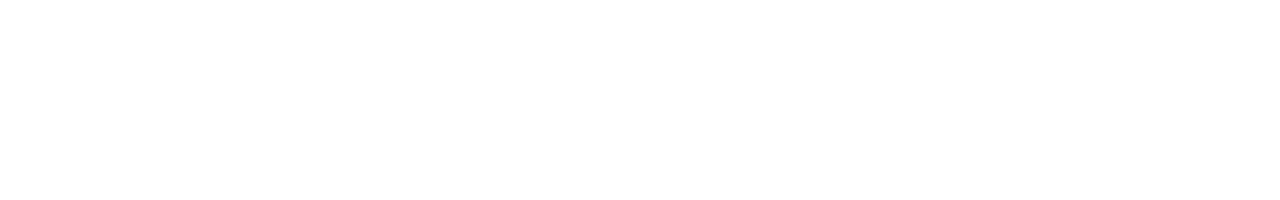
<file: settings.html>
<!DOCTYPE html>
<html lang="en">
	<head>
		<meta charset="UTF-8"/>
		<meta name="author" content="Mohammad Shalati"/>
		<meta name="viewport" content="width=device-width, initial-scale=1.0"/>

		<title>Settings</title>

		<!-- main css file -->
		<link rel="stylesheet" href="css/main.css"/>

		<!-- normalize file -->
		<link rel="stylesheet" href="css/normalize.css"/>

		<!-- webfonts file -->
		<link rel="stylesheet" href="css/all.min.css"/>

		<!-- google fonts -->
		<link rel="preconnect" href="https://fonts.googleapis.com">
		<link rel="preconnect" href="https://fonts.gstatic.com" crossorigin>
		<link href="https://fonts.googleapis.com/css2?family=Open+Sans:wght@300;400;500;600;700;800&display=swap" rel="stylesheet">
	</head>
	<body>
		<div class="page d-flex">
			<div class="sidebar bg-white p-20 relative">
				<h3 class="relative txt-c mt-0 m-20">Elzero</h3>
				<ul>
					<li>
						<a class="d-flex align-center fs-14 c-black rad-6 p-10" href="index.html">
							<i class="fa-regular fa-chart-bar fa-fw"></i>
							<span class="d-none-mobile">Dashbord</span>
						</a>
					</li>
					<li>
						<a class="active d-flex align-center fs-14 c-black rad-6 p-10" href="settings.html">
							<i class="fa-solid fa-gear fa-fw"></i>
							<span class="d-none-mobile">Settings</span>
						</a>
					</li>
					<li>
						<a class="d-flex align-center fs-14 c-black rad-6 p-10" href="profile.html">
							<i class="fa-regular fa-user fa-fw"></i>
							<span class="d-none-mobile">Profile</span>
						</a>
					</li>
					<li>
						<a class="d-flex align-center fs-14 c-black rad-6 p-10" href="projects.html">
							<i class="fa-solid fa-diagram-project fa-fw"></i>
							<span class="d-none-mobile">Projects</span>
						</a>
					</li>
					<li>
						<a class="d-flex align-center fs-14 c-black rad-6 p-10" href="courses.html">
							<i class="fa-solid fa-graduation-cap fa-fw"></i>
							<span class="d-none-mobile">Coursers</span>
						</a>
					</li>
					<li>
						<a class="d-flex align-center fs-14 c-black rad-6 p-10" href="friends.html">
							<i class="fa-regular fa-circle-user fa-fw"></i>
							<span class="d-none-mobile">Friends</span>
						</a>
					</li>
					<li>
						<a class="d-flex align-center fs-14 c-black rad-6 p-10" href="files.html">
							<i class="fa-regular fa-file fa-fw"></i>
							<span class="d-none-mobile">Files</span>
						</a>
					</li>
					<li>
						<a class="d-flex align-center fs-14 c-black rad-6 p-10" href="plans.html">
							<i class="fa-regular fa-credit-card fa-fw"></i>
							<span class="d-none-mobile">Plans</span>
						</a>
					</li>
				</ul>
			</div>

			<!-- content -->
			<div class="content w-full">
				<!-- head -->
				<div class="head bg-white p-15 between-flex">
					<div class="search relative">
						<input type="search" placeholder="search here" class="p-10"/>
					</div>
					<div class="icons d-flex align-center">
						<span class="relative nofic">
							<i class="fa-regular fa-bell fa-lg"></i>
						</span>
						<img src="images/avatar.png" alt=""/>
					</div>
				</div>

				<h1 class="relative">Settings</h1>
				<div class="settings-page m-20 d-grid gap-20">

					<div class="site-c p-20 bg-white rad-10">
						<h2 class="mb-10">Site Control</h2>
						<p class="mb-20 c-grey fs-15">Control The Website If There Is Maintenance</p>
						<div class="mb-15 d-flex between-flex">
							<div>
								<span>Website Control</span>
								<p class="c-grey mt-5 fs-13">Open/Close Website And Type The Reason</p>
							</div>
							<div>
								<label>
									<input type="checkbox" class="toggle-checkbox"/>
									<div class="toggle-switch"></div>
								</label>
							</div>
						</div>
						<textarea class="close-messege p-10 rad-6 w-full d-block" placeholder="close messege content">
						</textarea>
					</div>

					<div class="gen-info bg-white p-20 rad-10">
						<h2 class="mb-10">General Info</h2>
						<p class="c-grey fs-14 mt-5 mb-20">General Information About Your Account</p>
						<form action="#" method="post">
							<label class="d-block mb-10 mt-5 fs-15" for="gen-info-first-name">First Name</label>
							<input class="d-block mb-20 rad-6 w-full p-10" name="first name" id="gen-info-first-name"/>

							<label class="d-block mb-10 mt-5 fs-15" for="gen-info-last-name">Last Name</label>
							<input class="d-block mb-20 rad-6 w-full p-10" name="last name" id="gen-info-last-name"/>

							<label class="d-block mb-10 mt-5 fs-15" for="gen-info-mail">Email</label>
							<div class="mail d-flex">
								<input class="d-block mb-20 rad-6 w-full p-10" name="email" id="gen-info-mail" disabled value="o@nn.sa"/>
								<span>Change</span>
							</div>
						</form>
					</div>

					<div class="sec-info bg-white p-20 rad-10">
						<h2 class="mb-10">Security Info</h2>
						<p class="c-grey mb-20 fs-15">Security Information About Your Account</p>

						<div class="password d-flex align-center space-between mb-20">
							<div class="txt">
								<h2 class="fs-14 mb-5">Password</h2>
								<p class="c-grey fs-13">Last Change On 25/10/2021</p>
							</div>
							<span class="bg-blue c-white p-10 rad-6">Change</span>
						</div>

						<div class="two-fac d-flex align-center space-between mb-20">
							<div class="txt">
								<h2 class="fs-14 mb-5">Two-Factor Authentication</h2>
								<p class="c-grey fs-13">Enable/Disable The Feature</p>
							</div>
							<label>
								<input type="checkbox" class="toggle-checkbox" checked/>
								<div class="toggle-switch"></div>
							</label>
						</div>

						<div class="devices d-flex align-center space-between mb-20">
							<div class="txt">
								<h2 class="fs-14 mb-5">Devices</h2>
								<p class="c-grey fs-13">Check The Login Devices List</p>
							</div>
							<span class="p-10 rad-6">Devices</span>
						</div>
					</div>

					<div class="soc-info bg-white rad-10 p-20">
						<h2 class="mb-10">Social Info</h2>
						<p class="c-grey mb-20 fs-15">Social Media Information</p>

						<label class="d-flex align-center w-full rad-6 mb-10">
							<input placeholder="Twitter Username"/>
							<i class="fa-brands fa-twitter p-10 c-grey"></i>
						</label>

						<label class="d-flex align-center w-full rad-6 mb-10">
							<input placeholder="Facebook Username"/>
							<i class="fa-brands fa-facebook-f p-10 c-grey"></i>
						</label>

						<label class="d-flex align-center w-full rad-6 mb-10">
							<input placeholder="LinkedIn Username"/>
							<i class="fa-brands fa-linkedin p-10 c-grey"></i>
						</label>

						<label class="d-flex align-center w-full rad-6 mb-10">
							<input placeholder="Youtube Username"/>
							<i class="fa-brands fa-youtube p-10 c-grey"></i>
						</label>
					</div>

					<div class="wid-control bg-white rad-10 p-20">
						<h2 class="mb-10">Widget Control</h2>
						<p class="c-grey mb-20 fs-15">Show/Hide Widgets</p>
						<form action="" method="post">
							<div class="control mb-10">
								<input type="checkbox" class="mb-10" id="one" checked/>
								<label class="square" for="one"></label>
								<label class="txt" for="one">Quick Draft</label>
							</div>
							<div class="control mb-10">
								<input type="checkbox" class="mb-10" id="two" checked/>
								<label class="square" for="two"></label>
								<label class="txt" for="two">Yearly Targets</label>
							</div>
							<div class="control mb-10">
								<input type="checkbox" class="mb-10" id="three" checked/>
								<label class="square" for="three"></label>
								<label class="txt" for="three">Tickets Statistics</label>
							</div>
							<div class="control mb-10">
								<input type="checkbox" class="mb-10" id="four"/>
								<label class="square" for="four"></label>
								<label class="txt" for="four">Latest News</label>
							</div>
							<div class="control mb-10">
								<input type="checkbox" class="mb-10" id="five" checked/>
								<label class="square" for="five"></label>
								<label class="txt" for="five">Latest Tasks</label>
							</div>
							<div class="control mb-10">
								<input type="checkbox" class="mb-10" id="six" checked/>
								<label class="square" for="six"></label>
								<label class="txt" for="six">Top Search Items</label>
							</div>
						</form>
					</div>


					<div class="back-manager bg-white p-20 rad-10">
						<h2 class="mb-10">Backup Manager</h2>
						<p class="c-grey mb-20 fs-15">Control Backup Time And Location</p>
						<form action="#" method="post" class="w-full">
							<div class="manage">
								<input type="radio" name="back-manager" id="back-manager1"/>
								<label for="back-manager1">Daily</label>
							</div>
							<div class="manage">
								<input type="radio" name="back-manager" id="back-manager2"/>
								<label for="back-manager2">Weekly</label>
							</div>
							<div class="manage">
								<input type="radio" name="back-manager" id="back-manager3"/>
								<label for="back-manager3">Monthly</label>
							</div>
						</form>
						<div class="size d-flex between-flex align-center">
							<input type="checkbox" class="megaman-in" id="megaman"/>
							<label class="megaman-lab" for="megaman">
								<i class="fa-solid fa-server d-block mb-10"></i>
								<p>Megaman</p>
							</label>
							<input type="checkbox" class="zero-in" id="zero"/>
							<label class="zero-lab" for="zero">
								<i class="fa-solid fa-server d-block mb-10"></i>
								<p>Zero</p>
							</label>
							<input type="checkbox" class="sigma-in" id="sigma"/>
							<label class="sigma-lab" for="sigma">
								<i class="fa-solid fa-server d-block mb-10"></i>
								<p>Sigma</p>
							</label>
						</div>
					</div>
				</div>
				</div>
			</div>
		</div>
	</body>
</html>
</file>
<file: css/main.css>
/*global rules*/
* {
	box-sizing: border-box;
	margin: 0;
	padding: 0;
}
body {
	font-family: 'Open Sans', sans-serif;
	min-height: 200vh;
}
input {
	border: none;
}
input:focus {
	outline: none;
}
textarea:focus {
	outline: none;
}
ul {
	list-style-type: none;
}
a {
	text-decoration: none;
}
::-webkit-scrollbar {
	width: 15px;
}
::-webkit-scrollbar-track {
	background-color: white;
}
::-webkit-scrollbar-thumb {
	background-color: var(--blue-color);
}
::-webkit-scrollbar-thumb::hover {
	background-color: var(--blue-color-alt);
}


/*framwork*/


/*displays*/
.d-flex {
	display: flex;
}
.d-grid {
	display: grid;
}
.d-block {
	display: block;
}
@media (max-width: 767px) {
	.d-none-mobile {
		display: none;
	}
	.d-block-mobile {
		display: block;
	}
}

/*padding*/
.p-20 {
	padding: 20px;
}
.p-15 {
	padding: 15px;
}
.p-10 {
	padding: 10px;
}
.p-5 {
	padding: 5px;
}

/*margin*/
.m-20 {
	margin: 20px;
}
.mt-0 {
	margin-top: 0;
}
.mt-5 {
	margin-top: 5px;
}
.mt-10 {
	margin-top: 10px;
}
.mb-5 {
	margin-bottom: 5px;
}
.mb-10 {
	margin-bottom: 10px;
}
.mt-20 {
	margin-top: 20px;
}
.mb-20 {
	margin-bottom: 20px;
}
.mb-15 {
	margin-bottom: 15px;
}
.mb-30 {
	margin-bottom: 30px;
}
@media (max-width: 767px) {
	.mb-20-mobile {
		margin-bottom: 20px;
	}
}

/*colors*/
.bg-white {
	background-color: white;
}
.bg-eee {
	background-color: #eee;
}
.bg-blue {
	background-color: var(--blue-color);
}
.bg-green {
	background-color: var(--green-color);
}
.bg-orange {
	background-color: var(--orange-color);
}
.bg-red {
	background-color: var(--red-color);
}
.bg-grey {
	background-color: #ddd;
}
.c-blue {
	color: var(--blue-color);
}
.c-black {
	color: black;
}
.c-grey {
	color: grey;
}
.c-white {
	color: white;
}
.c-green {
	color: var(--green-color);
}
.c-orange {
	color: var(--orange-color);
}
.c-red {
	color: var(--red-color);
}

/*positions*/
.relative {
	position: relative;
}
.absolute {
	position: absolute;
}

/*font*/
.txt-c {
	text-align: center;
}
.fs-13 {
	font-size: 13px;
}
.fs-14 {
	font-size: 14px;
}
.fs-15 {
	font-size: 15px;
}
@media (max-width: 767px) {
	.txt-c-mobile {
		text-align: center;
	}
}

/*flex*/
.align-center {
	align-items: center;
}
.space-between {
	justify-content: space-between;
}
.center-flex {
	justify-content: center;
}
@media (max-width: 767px) {
	.column-mobile {
		flex-direction: column;
	}
}

/*grid*/
.gap-20 {
	grid-gap: 20px;
}

/*border*/
.b-none {
	border: none;
}
.rad-6 {
	border-radius: 6px;
}
.rad-10 {
	border-radius: 10px;
}

/*dimentions*/
.w-full {
	width: 100%;
}
.w-fit {
	width: fit-content;
}









/*compenents*/
.between-flex {
	display: flex;
	justify-content: space-between;
	align-items: center;
}
.btn-shape {
	padding: 8px 4px;
}





/*variables*/
:root {
	--grey-color: grey;
	--red-color: #f44336;
	--blue-color: #0075ff;
	--blue-alt-color: #0d69d5;
	--green-color: #22c55e;
	--orange-color: #f59e0b;
}






/*page*/
.page {
	background-color: #f1f5f9;
	min-height: 100vh;
}

/*sidebar*/
.sidebar {
	width: 250px;
	box-shadow: 0 0 10px #ddd;
}
.sidebar > h3 {
	margin-bottom: 50px;
}
.sidebar > h3::before,
.sidebar > h3::after {
	content: "";
	background-color: black;
	position: absolute;
    transform: translateX(-50%);
    left: 50%;
}
.sidebar > h3::before {
    width: 80px;
    height: 2px;
    display: block;
    bottom: -20px;
}
.sidebar > h3::after {
    bottom: -29px;
    width: 12px;
    height: 12px;
    border-radius: 50%;
    border: 4px solid white;
}
.sidebar ul li a{
	transition: 300ms;
	margin-bottom: 5px;
}
.sidebar ul li a:hover,
.sidebar ul li a.active {
	background-color: #f6f6f6;
}
.sidebar ul li a span {
	font-size: 14px;
	margin-left: 10px;
}
@media (max-width: 767px) {
	.sidebar {
		width: 62px;
		padding: 10px;
	}
	.sidebar > h3 {
		font-size: 13px;
		margin-bottom: 15px;
		margin-left: 0;
	}
	.sidebar > h3::before,
	.sidebar > h3::after {
		display: none;
	}
}




/*content head*/
.content {
	overflow: hidden;
}
.content .head .search::before {
	content: "\f002";
    font-family: var(--fa-style-family-classic);
    font-weight: 900;
    position: absolute;
    left: 15px;
    top: 50%;
    transform: translateY(-50%);
    color: var(--grey-color);
    font-size: 14px;
}
.content .head .search input {
	border: 1px solid #ccc;
    border-radius: 10px;
    margin-left: 5px;
    padding-left: 40px;
    width: 170px;
    transition: 300ms;
}
.content .head .search input:focus {
	width: 200px;
	outline-color: #ddd;
}
.content .head .search input:focus::placeholder {
	opacity: 0;
}
.content .head .icons .nofic::before {
	content: "";
    position: absolute;
    width: 10px;
    height: 10px;
    background-color: var(--red-color);
    border-radius: 50%;
    right: -5px;
    top: -5px;
}
.content .head .icons img {
	width: 32px;
	height: 32px;
	margin-left: 15px;
}

.page h1 {
	margin: 20px 20px 40px;
}
.page h1::before,
.page h1::after {
	content: "";
	height: 3px;
	position: absolute;
	bottom: -10px;
	left: 0;
}
.page h1::before {
	background-color: white;
	width: 120px;
}
.page h1::after {
	background-color: black;
	width: 40px;
}
.content .wrapper {
	grid-template-columns: repeat(auto-fill, minmax(450px, 1fr));
	margin-left: 20px;
	margin-right: 20px;
}


/*welcome*/
.welcome {
	overflow: hidden;
}
.welcome .intro img {
	width: 170px;
	margin-bottom: -10px;
}
.welcome .avatar {
	width: 64px;
	height: 64px;
	border: 2px solid white;
	border-radius: 50%;
	padding: 3px;
	box-shadow: 0 0 5px #ddd;
	margin-left: 20px;
	margin-top: -32px;
}
.welcome .body {
	border: 1px solid #eee;
}
.welcome .body > div {
	flex: 1;
}
.welcome .profile {
	margin: 0 15px 15px auto;
    transition: 300ms;
}
.welcome .profile:hover {
	background-color: var(--blue-alt-color);
}
@media (max-width: 767px) {
	.welcome .intro {
		padding-bottom: 30px;
	}
	.welcome .body > div span {
		margin-bottom: 20px;
	}
}


/*quiq draft*/
.draft form textarea {
	resize: none;
	min-height: 200px;
}
.draft form input[type="submit"] {
	margin-left: auto;
	transition: 300ms;
	cursor: pointer;
}
.draft form input[type="submit"]:hover {
	background-color: var(--blue-alt-color);
}


/*targets*/
.targets .target-row .icon {
	width: 80px;
	height: 80px;
	margin-right: 15px;
}
.targets .details {
	flex: 1;
}
.targets .details .progress {
	height: 4px;
}
.targets .details .progress > span {
	position: absolute;
	top: 0;
	left: 0;
	height: 100%;
}
.targets .details .progress > span span {
	position: absolute;
	bottom: 16px;
	right: -16px;
	color: white;
	padding: 2px 5px;
	border-radius: 6px;
	font-size: 12px;
}
.targets .details .progress > span span::after {
	content: "";
	border-color: transparent;
	border-width: 5px;
	border-style: solid;
	position: absolute;
	bottom: -10px;
	color: blue;
	left: 50%;
	transform: translateX(-50%);
} 
.targets .details .progress > .blue span::after {
	border-top-color: var(--blue-color);
}
.targets .details .progress > .orange span::after {
	border-top-color: var(--orange-color);
}
.targets .details .progress > .green span::after {
	border-top-color: var(--green-color);
}
.blue .icon,
.blue .progress {
	background-color: rgb(0 117 255 / 20%);
}
.orange .icon,
.orange .progress {
	background-color: rgb(245 158 11 / 20%);
}

.green .icon,
.green .progress {
	background-color: rgb(34 197 94 / 20%);
}



/*statistics*/
.stats .stats-content {
	grid-template-columns: repeat(2, 1fr);
	grid-template-rows: repeat(2, 1fr);
}
@media (max-width: 767px) {
	.stats .stats-content {
		grid-template-columns: 1fr;
		grid-template-rows: repeat(4, 1fr);
	}

}
.stats .stats-content .stat {
	border: 1px solid #b1b1b1;
	flex-direction: column;
}



/*latest news*/
.news .new-row {
	padding: 20px 0;
	border-bottom: 1px solid #ddd;
}
.news .new-row img {
	width: 100px;
	margin-right: 10px;
}
.news .new-row .date {
	margin-left: auto;
}
@media (max-width: 767px) {
	.news .new-row img {
		margin-bottom: 20px;
		margin-right: 0;
	}
	.news .new-row .details {
		margin-bottom: 20px;
	}
	.news .new-row .date {
		margin-right: auto;
	}
}



/*latest tasks*/
.tasks .task {
	padding: 20px 0;
	border-bottom: 1px solid #ddd;
}
.tasks .task i {
	cursor: pointer;
}
.tasks .deleted .text h3::before,
.tasks .deleted .text p::before {
	content: "";
	display: block;
	position: absolute;
	left: 0;
	top: 50%;
	transform: translateY(-50%);
	height: 4px;
	width: 100%;
	background-color: grey;
	opacity: 0.8;
}
.tasks .deleted .text h3,
.tasks .deleted .text p,
.tasks .deleted i {
	opacity: 0.5;
	color: grey;
	cursor: default;
}
@media (max-width: 767px) {
	.tasks .deleted .text p::before {
		display: none;
	}

}



/*uploads*/
.uploads .upload {
	padding: 10px 0;
	border-bottom: 1px solid #ddd;
}
.uploads .upload img {
	width: 40px;
	margin-right: 10px;
}
.uploads .upload .size {
	margin-left: auto;
}



/*projects*/
.projects p {
	margin-left: 40px;
}
.projects p::before {
	content: "";
	display: block;
	width: 20px;
	height: 20px;
	background-color: var(--blue-color);
	border: 1px solid white;
	outline: 1px solid var(--blue-color);
	left: -40px;
	top: 0;
	position: absolute;
	border-radius: 50%;
	z-index: 2;
}
.projects p:not(:last-child)::after {
	content: "";
	display: block;
	position: absolute;
	height: calc(100% + 30px);
	top: 0;
	left: -30px;
	width: 1px;
	background-color: var(--blue-color);
	z-index: 1;
}
.projects p:last-child::before {
	background-color: white;
}
@keyframes opacity {
	50% {
		background-color: white;
	}
	100% {
		background-color: var(--blue-color);
	}
}
.projects p:nth-child(5)::before {
	animation-name: opacity;
	animation-duration: 1s;
	animation-iteration-count: infinite;
	animation-timing-function: linear;
	animation-fill-mode: both;
}



/*reminders*/
.reminders .reminder {
	margin-left: 40px;
}
.reminders .reminder::before {
	content: "";
	display: block;
	position: absolute;
	width: 15px;
	height: 15px;
	border-radius: 50%;
	background-color: var(--blue-color);
	left: -40px;
	top: 50%;
	transform: translateY(-50%);
}
.reminders .reminder::after {
	content: "";
	display: block;
	position: absolute;
	width: 2px;
	height: 100%;
	left: -15.5px;
	top: 0;
	background-color: var(--blue-color);
}
.reminders .reminder:nth-child(3)::before {
	background-color: var(--green-color);
}
.reminders .reminder:nth-child(3)::after {
	background-color: var(--green-color);
}

.reminders .reminder:nth-child(4)::before {
	background-color: var(--orange-color);
}
.reminders .reminder:nth-child(4)::after {
	background-color: var(--orange-color);
}

.reminders .reminder:nth-child(5)::before {
	background-color: var(--red-color);
}
.reminders .reminder:nth-child(5)::after {
	background-color: var(--red-color);
}





/*post*/
.post .row1 {
	margin-top: 30px;
	margin-bottom: 20px;
}
.post .row1 img {
	width: 48px;
}
.post .row1 .info {
	margin-left: 10px;
}
.post .row2 p{
	padding: 16px 0;
    line-height: 1.6;
    border-top: 1px solid #ddd;
    border-bottom: 1px solid #ddd;
    margin-bottom: 15px;
}
.post .row3 p i {
	margin-right: 10px;
}




/*social stats*/
.social-stats .stat {
	background-color: rgb(29 161 242 / 20%);
	margin-bottom: 10px;
}
.social-stats .stat .info i {
	background-color: #1da1f2;
	height: 50px;
	width: 50px;
	font-size: 35px;
	display: flex;
	transition: 300ms;
} 
.social-stats .stat .info i:hover {
	transform: rotate(5deg);
}
.social-stats .stat .info p {
	margin-left: 20px;
    color: #1da1f2;
}
.social-stats .stat a {
	background-color: #1da1f2;
    margin-right: 20px;
    padding: 5px;
}
.social-stats .fb .info i{
	background-color: #1877f2;
}
.social-stats .fb a {
	background-color: #1877f2;
}
.social-stats .yt {
	background-color: rgb(255 0 0 / 20%);
}
.social-stats .yt .info p {
	color: #ff0000;
}
.social-stats .yt .info i {
	background-color: #ff0000;
}
.social-stats .yt a {
	background-color: #ff0000;
}
.social-stats .in .info i {
	background-color: #0077b5;
}
.social-stats .in .info p {
	color: #0077b5;
}
.social-stats .in a {
	background-color: #0077b5;
}

/*projects table*/
.projects-t .table {
	overflow-x: auto;
}
.projects-t .table img {
	width: 32px;
	background-color: white;
	padding: 2px;
	border-radius: 50%;
}
.projects-t .table img:not(:first-child) {
	margin-left: -20px;
}
.projects-t .table table {
	min-width: 1000px;
	border-spacing: 0;
}
.projects-t .table table thead td {
	background-color: #eee;
	font-weight: bold;
}
.projects-t .table table td {
	padding: 15px;
} 
.projects-t .table table tbody td {
	border-bottom: 1px solid #eee;
	border-left: 1px solid #eee;
}
.projects-t .table table tbody tr td:last-child {
	border-right: 1px solid #eee;
}
.projects-t .table table tbody tr td:last-child span {
	padding: 5px;
	border-radius: 5px;
}







/*settings*/
.toggle-checkbox {
	-webkit-appearance: none;
	display: none;
}
.toggle-switch {
  background-color: #ccc;
  width: 78px;
  height: 32px;
  border-radius: 16px;
  position: relative;
  transition: 0.3s;
  cursor: pointer;
}
.toggle-switch::before {
  font-family: var(--fa-style-family-classic);
  content: "\f00d";
  font-weight: 900;
  background-color: white;
  width: 24px;
  height: 24px;
  position: absolute;
  border-radius: 50%;
  top: 4px;
  left: 4px;
  display: flex;
  justify-content: center;
  align-items: center;
  color: #aaa;
  transition: 0.3s;
}
.toggle-checkbox:checked + .toggle-switch {
	background-color: var(--blue-color);
} 
.toggle-checkbox:checked + .toggle-switch::before {
	left: 50px;
	color: var(--blue-color);
	content: "\f00c";
}

.settings-page {
	grid-template-columns: repeat(auto-fill, minmax(450px, 1fr));
}
@media(max-width: 767px) {
	.settings-page {
		grid-template-columns: minmax(100px, 1fr);
		margin: 20px 15px;
		gap: 10px;	
	}
}
.settings-page .close-messege {
	border: 1px solid #ccc;
	resize: none;
	min-height: 150px;
}


/*general info*/
.gen-info form input {
	border: 1px solid #ddd;
}
.gen-info form .mail input {
	cursor: no-drop;
	background-color: #f0f4f8;
	flex: 1;
}
.gen-info form .mail span {
	padding: 12px 10px;
	color: var(--blue-color);
	cursor: pointer;
}


/*security info*/
.sec-info .password {
	padding-bottom: 20px;
	border-bottom: 1px solid #ddd;
}
.sec-info .password span {
	cursor: pointer;
}
.sec-info .two-fac {
	padding-bottom: 20px;
	border-bottom: 1px solid #ddd;
}
.sec-info .devices span{
	background-color: #eee;
	cursor: pointer;
}


/*social-info*/
.soc-info label {
	border: 1px solid #ccc;
	flex-direction: row-reverse;
}
.soc-info label input {
	flex: 1;
	margin-left: 10px;
}
.soc-info label input:focus + i {
	color: black;
}
.soc-info label i {
	border-right: 1px solid #ccc;
	transition: 300ms;
}


/*widget control*/
.wid-control .control {
	display: flex;
	align-items: center;
}
.wid-control .control input {
	-webkit-appearance: none;
	display: none;
}
.wid-control .control label.txt {
	margin-left: 10px;
}
.wid-control .control label.square {
	width: 18px;
	height: 18px;
	border: 1px solid black;
	border-radius: 4px;
	overflow: hidden;
	position: relative;
}
.wid-control .control label.square::before {
	font-family: var(--fa-style-family-classic);
	content: "\f00c";
	font-weight: 900;
	width: 100%;
	height: 100%;
	background-color: var(--blue-color);
	position: absolute;
	left: 0;
	font-size: 10px;
	display: flex;
	justify-content: center;
	align-items: center;
	color: white;
	border-radius: 2px;
	bottom: -18px;
	transition: 300ms;
}
.wid-control .control input:checked + label.square {
	border: 1px solid var(--blue-color);
}
.wid-control .control input:checked + label.square::before {
	bottom: 0;
}


.back-manager form .manage {
	display: flex;
	margin-bottom: 10px;
}
.back-manager form {
	padding-bottom: 10px;
	border-bottom: 1px solid #ddd;
}
.back-manager form .manage label {
	margin-left: 5px;
}
.back-manager .size {
	margin-top: 20px;
	margin-bottom: 30px;
	gap: 20px;
}
.back-manager .size input {
	-webkit-appearance: none;
	display: none;
}
.back-manager .size label {
	padding: 10px 20px;
	border: 1px solid #ccc;
	border-radius: 6px;
	text-align: center;
	flex: 1;
	transition: 300ms;
	cursor: pointer;
}
.back-manager .size label i {
	transition: 300ms;
}
.back-manager .size label p {
	transition: 300ms;
}
@media(max-width: 767px) {
	.back-manager .size {
		flex-direction: column;
	}
	.back-manager .size label {
		width: 100%;
	}
}
.back-manager .size .megaman-in:checked + .megaman-lab {
	border: 1px solid var(--blue-color);
}
.back-manager .size .megaman-in:checked + .megaman-lab i {
	color: var(--blue-color);
}
.back-manager .size .megaman-in:checked + .megaman-lab p {
	color: var(--blue-color);
}
.back-manager .size .zero-in:checked + .zero-lab {
	border: 1px solid var(--blue-color);
}
.back-manager .size .zero-in:checked + .zero-lab i {
	color: var(--blue-color);
}
.back-manager .size .zero-in:checked + .zero-lab p {
	color: var(--blue-color);
}
.back-manager .size .sigma-in:checked + .sigma-lab {
	border: 1px solid var(--blue-color);
}
.back-manager .size .sigma-in:checked + .sigma-lab i {
	color: var(--blue-color);
}
.back-manager .size .sigma-in:checked + .sigma-lab p {
	color: var(--blue-color);
}





/*profile*/
.prof-wrapper {
	display: grid;
	grid-template-columns: repeat(3, 1fr);
	gap: 20px;
}
.prof-gen-info {
	grid-column: span 3;
}
.prof-gen-info .side-a {
	border-right: 1px solid #ddd;
	padding: 20px 40px;
}
.prof-gen-info .side-a img {
	width: 120px;
}
.prof-gen-info .side-a .rate{
	width: 120px;
	margin: 20px auto;
}
.prof-gen-info .side-a .prog {
	height: 8px;
	background-color: #ddd;
	position: relative;
	width: 120px;
	margin: 0 auto;
}
.prof-gen-info .side-a .prog::before {
	content: "";
	display: block;
	width: 75%;
	height: 100%;
	position: absolute;
	top: 0;
	left: 0;
	border-radius: 6px;
	background-color: var(--blue-color);
}
@media (max-width: 991px) {
	.prof-gen-info .side-a {
		border: none;
		width: 100%;
	}
}
.prof-gen-info .side-b {
	flex: 1;
}
.prof-gen-info .side-b .row:not(:last-child) {
	border-bottom: 1px solid #ddd;
}
.prof-gen-info .side-b .content {
	flex: 1;
}
.prof-gen-info .side-b .content .info {
	grid-template-columns: repeat(auto-fill, minmax(100px, 1fr));
	column-gap: 120px;
}
.prof-gen-info .side-b .content .info p {
	white-space: nowrap;
	margin-bottom: 20px;
}
.prof-gen-info .side-b .content .info p span {
	color: black;
	font-weight: bold;
}
.prof-gen-info .side-b .row .ws {
	height: 100%;
	background-color: transparent;
}
@media (max-width: 991px) {
	.prof-gen-info {
		flex-direction: column;
	}
}


.skills {
	grid-column: span 1;
	margin-top: 10px;
}
.skills .row {
	padding: 20px 0;
}
.skills .row:not(:last-child) {
	border-bottom: 1px solid #ddd;
}
.skills .row p:not(:first-child) {
	margin-left: 5px;
}

.activites {
	grid-column: span 2;
}
.activites .row {
	padding: 10px 0;
}
.activites .row:not(:last-child) {
	border-bottom: 1px solid #ddd;
}
.activites .row .side-a img {
	width: 62px;
}
.activites .row .side-a .text {
	margin-left: 10px;
}
@media (max-width: 991px) {
	.skills {
		grid-column: span 3;
	}
	.activites {
		grid-column: span 3;
	}
	.activites .row {
		flex-direction: column;
	}
	.activites .row .side-a {
		width: 100%;
		flex-direction: column;
	}
	.activites .row .side-a .text {
		width: 100%;
		margin-bottom: 10px;
		margin-left: 0;
	}
	.activites .row .side-b {
		width: 100%;
	}
}



.projects-wrapper {
	grid-template-columns: repeat(auto-fill, minmax(550px, 1fr));
	gap: 20px;
}
.projects-wrapper > div .date{
	top: 20px;
	right: 20px;
}
.projects-wrapper > div .members {
	margin-top: 30px;
	margin-bottom: 20px;
}
.projects-wrapper > div .members img {
	width: 40px;
	border: 1px solid white;
	margin-left: -10px;
	border-radius: 50%;
	position: relative;
	cursor: pointer;
}
.projects-wrapper > div .members img:hover {
	z-index: 6;
}
.projects-wrapper > div .kind {
	padding: 10px 0;
	border: 1px solid #ddd;
	border-right: none;
	border-left: none;
	justify-content: flex-end;
	margin-bottom: 10px;
}
.projects-wrapper > div .kind p {
	margin-left: 5px;
}
.projects-wrapper > div .prog {
	max-width: 260px;
	height: 10px;
	background-color: #ddd;
	margin-top: 30px;
	border-radius: 6px;
	position: relative;
}
.projects-wrapper > div .prog::before {
	content: "";
	display: block;
	width: 50%;
	height: 100%;
	position: absolute;
	top: 0;
	left: 0;
	background-color: var(--green-color);
	border-radius: 6px;
}
.projects-wrapper > div .price {
	position: absolute;
	right: 20px;
	bottom: 20px;
}
@media (max-width: 991px) {
	.projects-wrapper > div .kind {
		flex-direction: column;
	}
	.projects-wrapper > div .kind p {
		margin-bottom: 5px;
	}
	.projects-wrapper {
		grid-template-columns: repeat(auto-fill, minmax(350px, 1fr));
	}
	.projects-wrapper > div .prog  {
		margin-bottom: 10px;
	}
	.projects-wrapper > div .price  {
		bottom: 5px;
	}
}
.projects-wrapper .project1 .prog::before {
	background-color: var(--red-color);
}
.projects-wrapper .project3 .prog::before {
	background-color: var(--blue-color);
}
.projects-wrapper .project6 .prog::before {
	background-color: var(--red-color);
}
@media (max-width: 767px) {
	.projects-wrapper {
		grid-template-columns: repeat(auto-fill, minmax(250px, 1fr));
	}
}


.courses-wrapper {
	grid-template-columns: repeat(auto-fill, minmax(250px, 1fr));
}
.courses-wrapper > div {
	flex-direction: column;
	overflow: hidden;
}
.courses-wrapper > div img:first-child {
	width: 62px;
	border-radius: 50%;
	border: 1px solid white;
	top: 20px;
	left: 20px;
}
.courses-wrapper > div .content > p {
	line-height: 1.6;
}
.courses-wrapper > div .content .info p{
	position: relative;
	z-index: 2;
}
.courses-wrapper > div .content .info::before {
	content: "";
	display: block;
	width: 1000px;
	height: 1px;
	background-color: #ccc;
	top: 50%;
	left: 50%;
	transform: translate(-50%, -50%);
	position: absolute;
	z-index: 1;
}	
.courses-wrapper > div .content > div:last-child i {
	margin-right: 5px;
}


.friends-wrapper {
	grid-template-columns: repeat(auto-fill, minmax(300px, 1fr));
}
.friends-wrapper > div .row1 i {
	font-size: 15px;
	margin-left: 5px;
	color: #7b7b7b;
	border-radius: 50%;
	background-color: #eee;
	transition: 300ms;
	cursor: pointer;
}
.friends-wrapper > div .row1 i:hover {
	color: white;
	background-color: var(--blue-color);
}
.friends-wrapper > div .row2 {
	flex-direction: column;
}
.friends-wrapper > div .row2 img {
	width: 100px;
	border-radius: 50%;
}
.friends-wrapper > div .row3 {
	padding: 10px 0;
	border: 1px solid #ddd;
	border-right: none;
	border-left: none;
}
.friends-wrapper > div .row3 div i {
	margin-right: 5px;
}
.friends-wrapper > div .row4 div p{
	margin-left: 5px;
	cursor: pointer;
}

.files-stats .stat {
	border: 1px solid #ddd;
}
.files-stats .stat .side-a {
	margin-right: 80px;
}
.files-stats .stat .side-a i {
  padding: 10px;
  font-size: 25px;
  margin-right: 10px;
  line-height: 1;
}
.files-stats .stat1 .side-a i {
	background-color: rgb(0 117 255 / 20%);
}
.files-stats .stat2 .side-a i {
	background-color: rgb(34 197 94 / 20%);
}
.files-stats .stat3 .side-a i {
	background-color: rgb(244 67 54 / 20%);
} 
.files-stats .stat4 .side-a i {
	background-color: rgb(245 158 11 / 20%);
}
.files-stats .stat .side-a p:first-child {
	margin-bottom: 10px;
}

.files-stats .upload {
	margin-top: 10px;
	cursor: pointer;
}
.files-stats .upload:hover p i {
	animation: upload 500ms infinite;
}
.files-stats .upload p i {
	margin-right: 5px;
	transition: 300ms;
}
@keyframes upload {
	50% {
		transform: translateY(-5px);
	}
	100% {
		transform: translateY(0px);
	}
}
@media (max-width: 767px) {
	.files-stats {
		width: 100%;
	}
	.files {
		flex-direction: column-reverse;
	}
}
.files-wrapper {
	grid-template-columns: repeat(auto-fill, minmax(200px, 1fr));
	flex: 1;
}
.files-wrapper > div .row1 {
	flex-direction: column;
	margin-top: 10px;
}
.files-wrapper > div .row1 img {
	width: 66px;
}
.files-wrapper > div .row2 {
	padding-bottom: 20px;
	border-bottom: 1px solid #ddd;
}
.files-wrapper > div .row3 {
	margin-top: 10px;
	padding-bottom: 10px;
}

.plans-wrapper {
	grid-template-columns: repeat(auto-fill, minmax(400px, 1fr));
}
@media (max-width: 767px) {
	.plans-wrapper {
		grid-template-columns: repeat(auto-fill, minmax(330px, 1fr));
	}
}
@media (max-width: 420px) {
	.plans-wrapper {
		grid-template-columns: repeat(auto-fill, minmax(250px, 1fr));
	}
} 
.plans-wrapper .plan .head {
	padding: 20px 0;
	border: 5px solid white;
	outline: 5px solid var(--green-color);
	flex-direction: column;
}
.plans-wrapper > .plan:nth-child(2) .head {
	outline: 5px solid var(--blue-color);
}
.plans-wrapper > .plan:nth-child(3) .head {
	outline: 5px solid var(--orange-color);
}
.plans-wrapper .plan .head p {
	font-size: 30px;
	font-weight: bold;
}
.plans-wrapper .plan .head p span {
	font-weight: normal;
  font-size: 20px;
  left: -13px;
  top: 0;
}
.plans-wrapper .plan .line {
	padding: 20px 0;
	border-bottom: 1px solid #ddd;
}
.plans-wrapper .plan .line .side-a i {
	margin-right: 5px;
}
.plans-wrapper .plan .line .side-b i {
	cursor: pointer;
}
.plans-wrapper .plan p:last-child {
	cursor: pointer;
}
</file>
